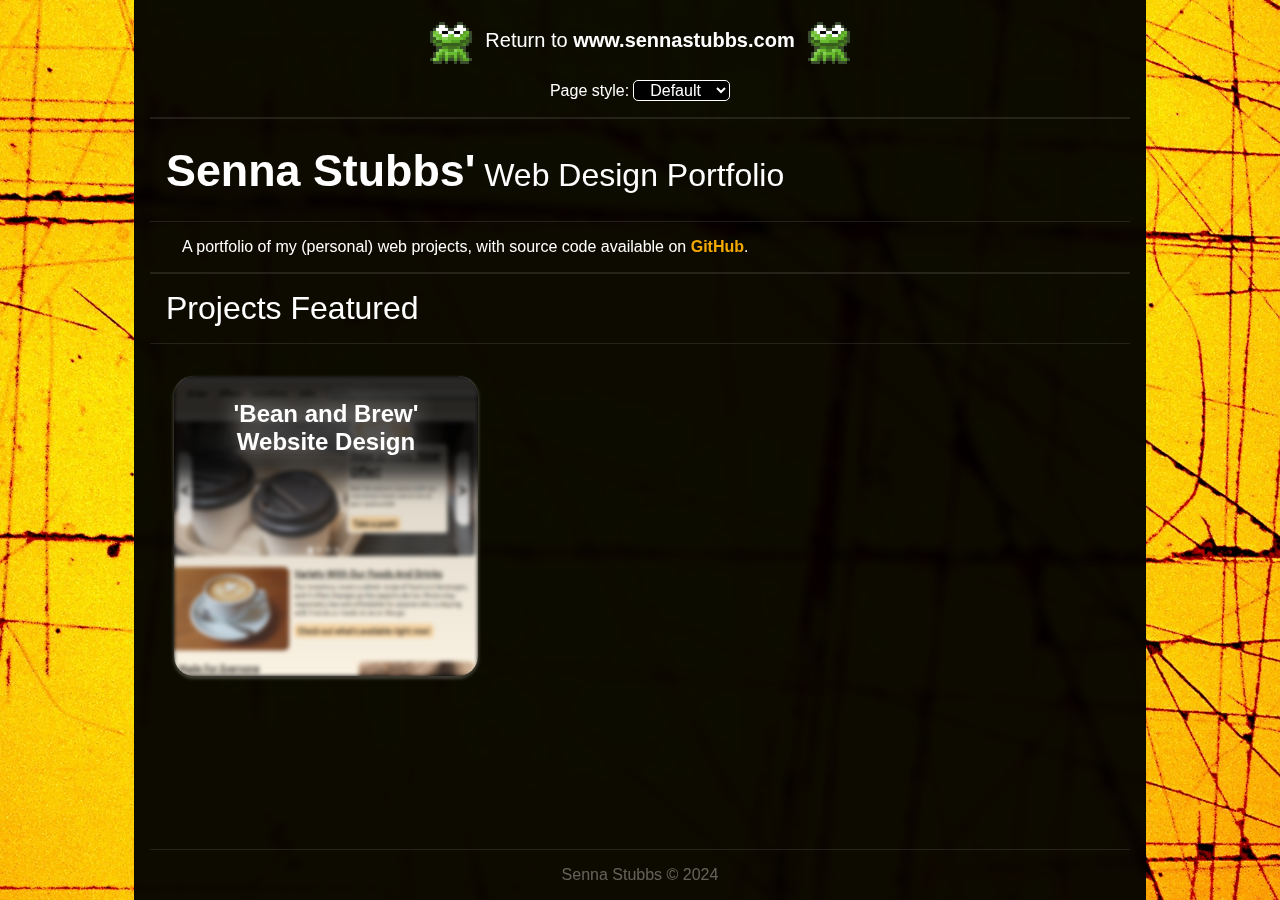
<file: index.html>
<!DOCTYPE html>
<html lang="en-GB">
    <head>
        <link rel="stylesheet" href="/main-assets/css/style.css?v=3">
        <meta charset="UTF-8">
        <meta http-equiv="X-UA-Compatible" content="IE=edge">
        <meta name="viewport" content="width=device-width, initial-scale=1">
        <title>Web Design Portfolio | Senna Stubbs</title>
        <link rel="shortcut icon" type="image/x-icon" href="/main-assets/images/favicon.ico">
        <meta property="og:title" content="Web Design Portfolio | Senna Stubbs">
        <meta property="og:locale" content="en_GB">
        <link rel="canonical" href="http://web.sennastubbs.com/">
        <meta property="og:url" content="http://web.sennastubbs.com/">
        <meta property="og:site_name" content="Web Design Portfolio | Senna Stubbs">
        <meta property="og:type" content="website">
    </head>
    <body>
        <div id="bg"></div>
        <div class="container-bg">
            <div class="container">
                <a class="return" href="https://www.sennastubbs.com">
                    <img src="/main-assets/images/return_favicon.ico">
                    <p>Return to <strong>www.sennastubbs.com</strong></p>
                    <img src="/main-assets/images/return_favicon.ico">
                </a>
                <div class="style-select">
                    <label>Page style:</label>
                    <select name="style" id="style">
                        <option value="default">Default</option>
                        <option value="winter">Winter</option>
                        <option value="easter">Easter</option>
                        <option value="spooky">Halloween</option>
                        <option value="birthday">Birthday</option>
                    </select>
                </div>
                <h1><strong>Senna Stubbs'</strong> Web Design Portfolio</h1>
                <p>A portfolio of my (personal) web projects, with source code available on <a href="https://github.com/SennaStubbs/portfolio">GitHub</a>.</p>
                <h2>Projects Featured</h2>
                <div class="project-container">
                    <a href="/bean-and-brew-design/" draggable="false">
                        <h3>'Bean and Brew' Website Design</h3>
                        <ul>
                            <li>Basic JavaScript for manual offer carousel and menu categories.</li>
                            <li>Solid visualisation for how a checkout, sign in and sign up, and offers pages could be linked to some kind of database.</li>
                            <li style="list-style-type: circle">Lacks responsiveness.</li>
                        </ul>
                        <div class="bg-image" style="background-image: url(/bean-and-brew-design/thumbnail.png);">
                            <div class="overlay" style="background-image: linear-gradient(to top, #F2E3CD, #151412);"></div>
                        </div>
                    </a>
                </div>
                <p class="copyright">Senna Stubbs © 2024</p>
            </div>
        </div>

        <!-- Script to modify CSS based on date -->
        <script src="/main-assets/js/style_change.js"></script>
    </body>
</html>
</file>
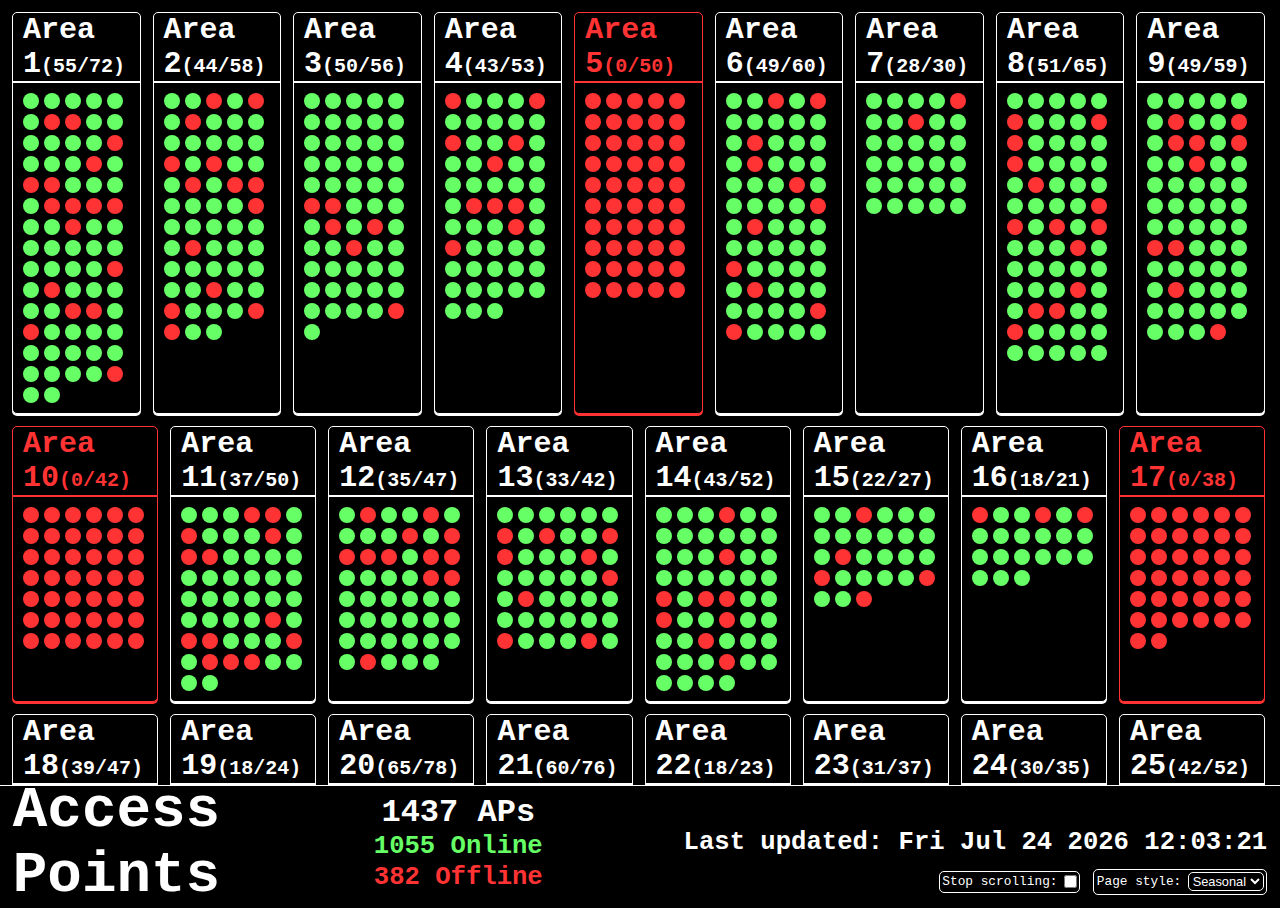
<file: ap-tracker/index.html>
<!-- SENNA STUBBS 2025 -->
<html>
    <head>
        <!-- Title page -->
        <title>Omada APs</title>
        <!-- Link CSS -->
        <link rel="stylesheet" href="/ap-tracker/website/styles.css">
    </head>

    <body>
        <!-- Main wrapper for everything above the header -->
        <main>
            <!-- Container for 'tags' -->
            <div id="tags" class="tags">
                
            </div>
        </main>
        <!-- Header -->
        <header>
            <h1>Access Points</h1>
            <!-- Access point counters -->
            <ul>
                <li class="total">{total-devices} APs</li>
                <li class="online">{online-devices} Online</li>
                <li class="offline">{offline-devices} Offline</li>
            </ul>
            <!-- When the JSON file was last updated -->
            <p id="last-updated">Last updated: {last-updated}</p>
            <!-- Customisation options -->
            <div class="options">
                <!-- Stops the auto-scrolling -->
                <div class="stop-scroll">
                    <label for="stop-scroll">Stop scrolling:</label>
                    <input type="checkbox" id="stop-scroll">
                </div>
                <!-- Page theme customisation -->
                <div class="style-select">
                    <label for="style">Page style:</label>
                    <select id="style">
                        <option value="default">Seasonal</option>
                        <option value="dark">Dark</option>
                        <option value="light">Light</option>
                        <option value="spooky">Spooky</option>
                        <option value="winter">Winter</option>
                    </select>
                </div>
            </div>
        </header>

        <!-- Tooltip when hoving an access point -->
        <!-- Changes visibility and uses IDs to update information when hoving -->
        <div id="tooltip">
            <h1 id="tt-device-name">{device-name}</h1>
            <p id="tt-device-ip">Ip: {device-ip}</p>
            <p id="tt-device-mac">MAC: {device-mac}</p>
            <p id="tt-device-model">Model: {device-model}</p>
            <p id="tt-device-uptime">Uptime: {device-uptime}</p>
        </div>

        <!-- Link JavaScript -->
        <script type="text/javascript" src="/ap-tracker/website/main.js"></script>
    </body>
</html>
</file>
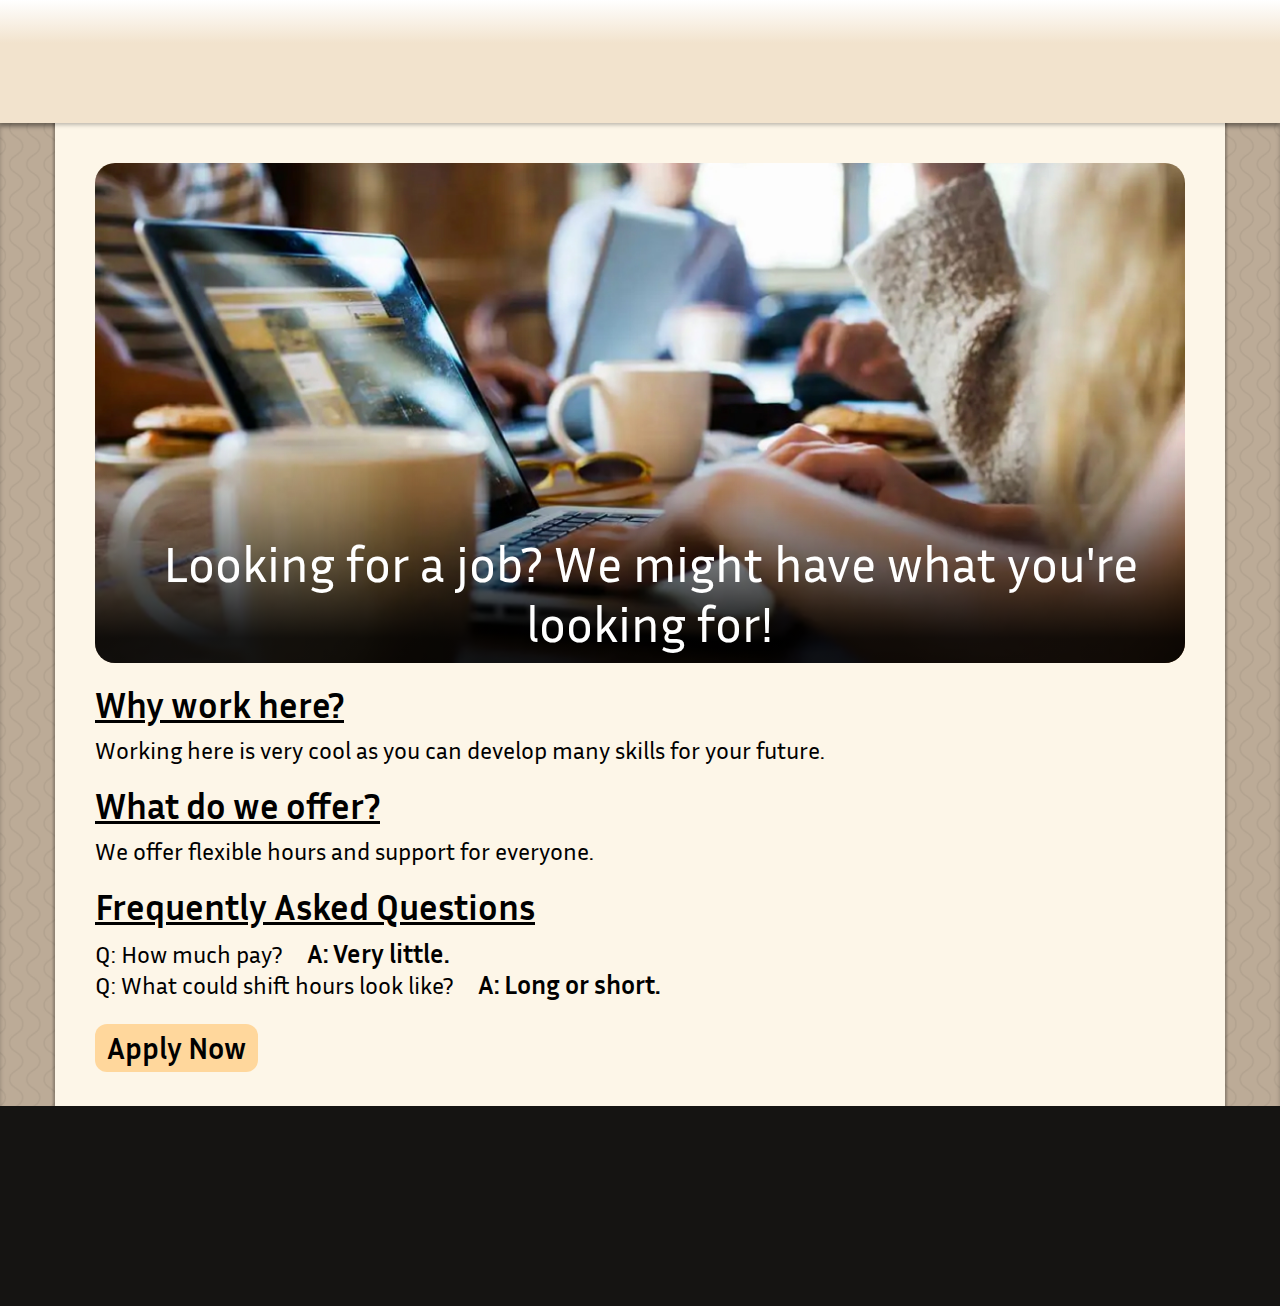
<file: bean-and-brew-design/pages/jobs.html>
<!DOCTYPE html>
<html>
    <head>
        <link rel="stylesheet" href="https://fonts.googleapis.com/css?family=Inria+Sans">
        <link rel="stylesheet" href="/bean-and-brew-design/styles.css">
        <script src="/bean-and-brew-design/scripts.js"></script>
        <title>Jobs | Bean & Brew</title>
        <link rel="icon" type="image/x-icon" href="/bean-and-brew-design/images/logo/favicon.ico">

        <!-- LOAD NAVBAR + FOOTER -->
        <script
            src="https://code.jquery.com/jquery-3.3.1.js"
            integrity="sha256-2Kok7MbOyxpgUVvAk/HJ2jigOSYS2auK4Pfzbm7uH60="
            crossorigin="anonymous">
        </script>
        <script> 
            $(function(){
                $("header").load("/bean-and-brew-design/header.html"); 
                $("footer").load("/bean-and-brew-design/footer.html"); 
            });
        </script> 
    </head>
    <body>
        <!-- NAV BAR -->
        <header></header>

        <!-- PAGE CONTENT -->
        <main>
            <div class="header-image" style="background-image: url(/bean-and-brew-design/images/jobs_header.jpg);">
                <div>
                    <p>Looking for a job? We might have what you're looking for!</p>
                </div>
            </div>
            <h2>
                Why work here?
            </h2>
            <p>
                Working here is very cool as you can develop many skills for your future.
            </p>

            <h2>
                What do we offer?
            </h2>
            <p>
                We offer flexible hours and support for everyone.
            </p>

            <h2>
                Frequently Asked Questions
            </h2>
            <p>
                Q: How much pay? <strong>A: Very little.</strong>
                <br>
                Q: What could shift hours look like? <strong>A: Long or short.</strong>
            </p>
            <br>
            <a href="#" class="apply-button">Apply Now</a>
        </main>

        <!-- FOOTER -->
        <footer></footer>
    </body>
</html>
</file>
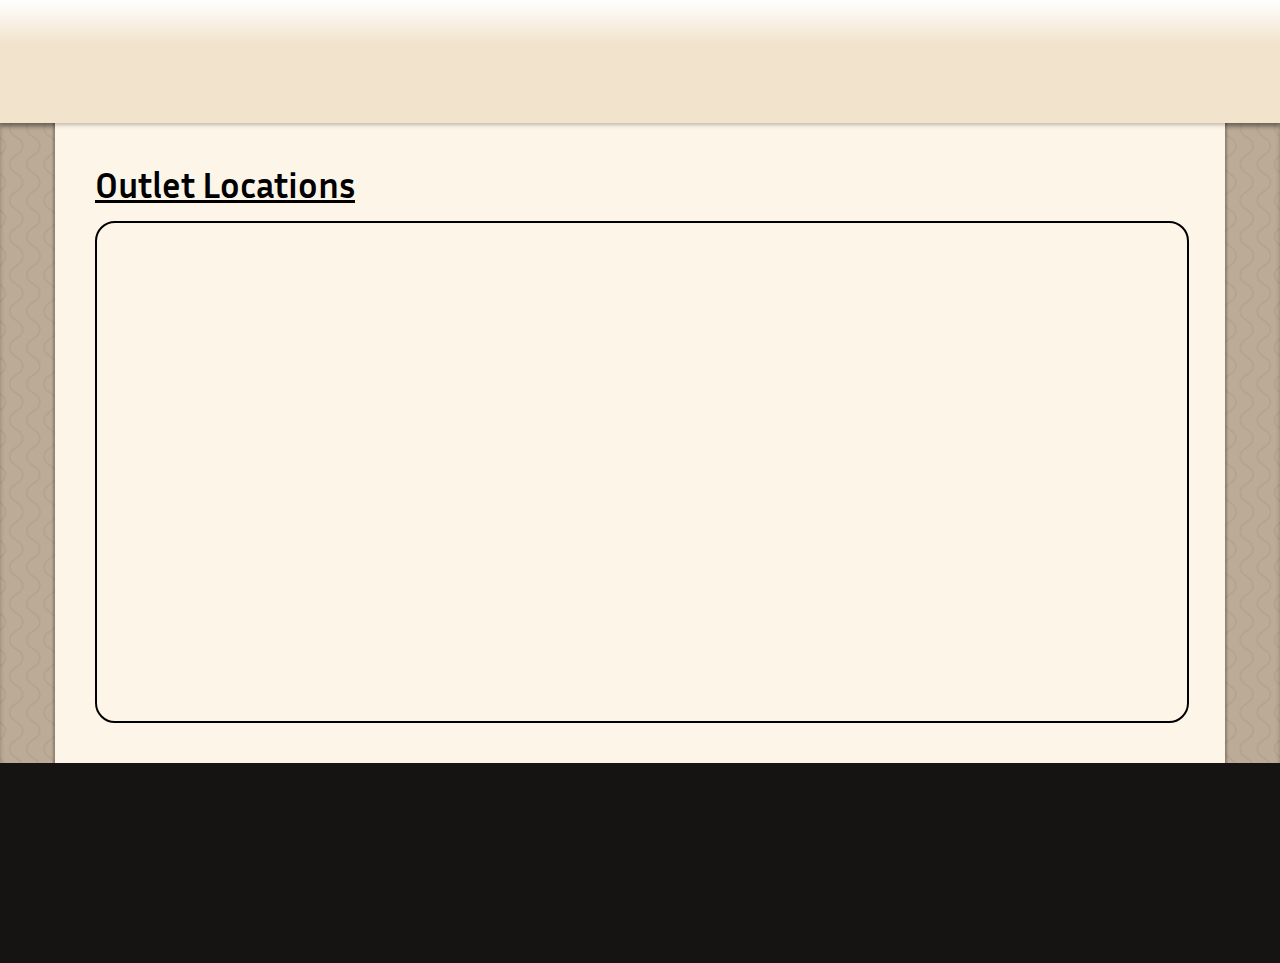
<file: bean-and-brew-design/pages/locations.html>
<!DOCTYPE html>
<html>
    <head>
        <link rel="stylesheet" href="https://fonts.googleapis.com/css?family=Inria+Sans">
        <link rel="stylesheet" href="/bean-and-brew-design/styles.css">
        <script src="/bean-and-brew-design/scripts.js"></script>
        <title>Locations | Bean & Brew</title>
        <link rel="icon" type="image/x-icon" href="/bean-and-brew-design/images/logo/favicon.ico">

        <!-- LOAD NAVBAR + FOOTER -->
        <script
            src="https://code.jquery.com/jquery-3.3.1.js"
            integrity="sha256-2Kok7MbOyxpgUVvAk/HJ2jigOSYS2auK4Pfzbm7uH60="
            crossorigin="anonymous">
        </script>
        <script> 
            $(function(){
                $("header").load("/bean-and-brew-design/header.html"); 
                $("footer").load("/bean-and-brew-design/footer.html"); 
            });
        </script> 
    </head>
    <body>
        <!-- NAV BAR -->
        <header></header>

        <!-- PAGE CONTENT -->
        <main>
            <div class="outlets">
                <h1>Outlet Locations</h1>
                <iframe src="https://www.google.com/maps/embed?pb=!1m18!1m12!1m3!1d2103.2350394975406!2d-1.8274657536392414!3d51.178867023375034!2m3!1f0!2f0!3f0!3m2!1i1024!2i768!4f13.1!3m3!1m2!1s0x4873e63b850af611%3A0x979170e2bcd3d2dd!2sStonehenge!5e0!3m2!1sen!2suk!4v1733779092105!5m2!1sen!2suk"
                    allowfullscreen="false" loading="lazy" referrerpolicy="no-referrer-when-downgrade"></iframe>
            </div>
        </main>

        <!-- FOOTER -->
        <footer></footer>
    </body>
</html>
</file>
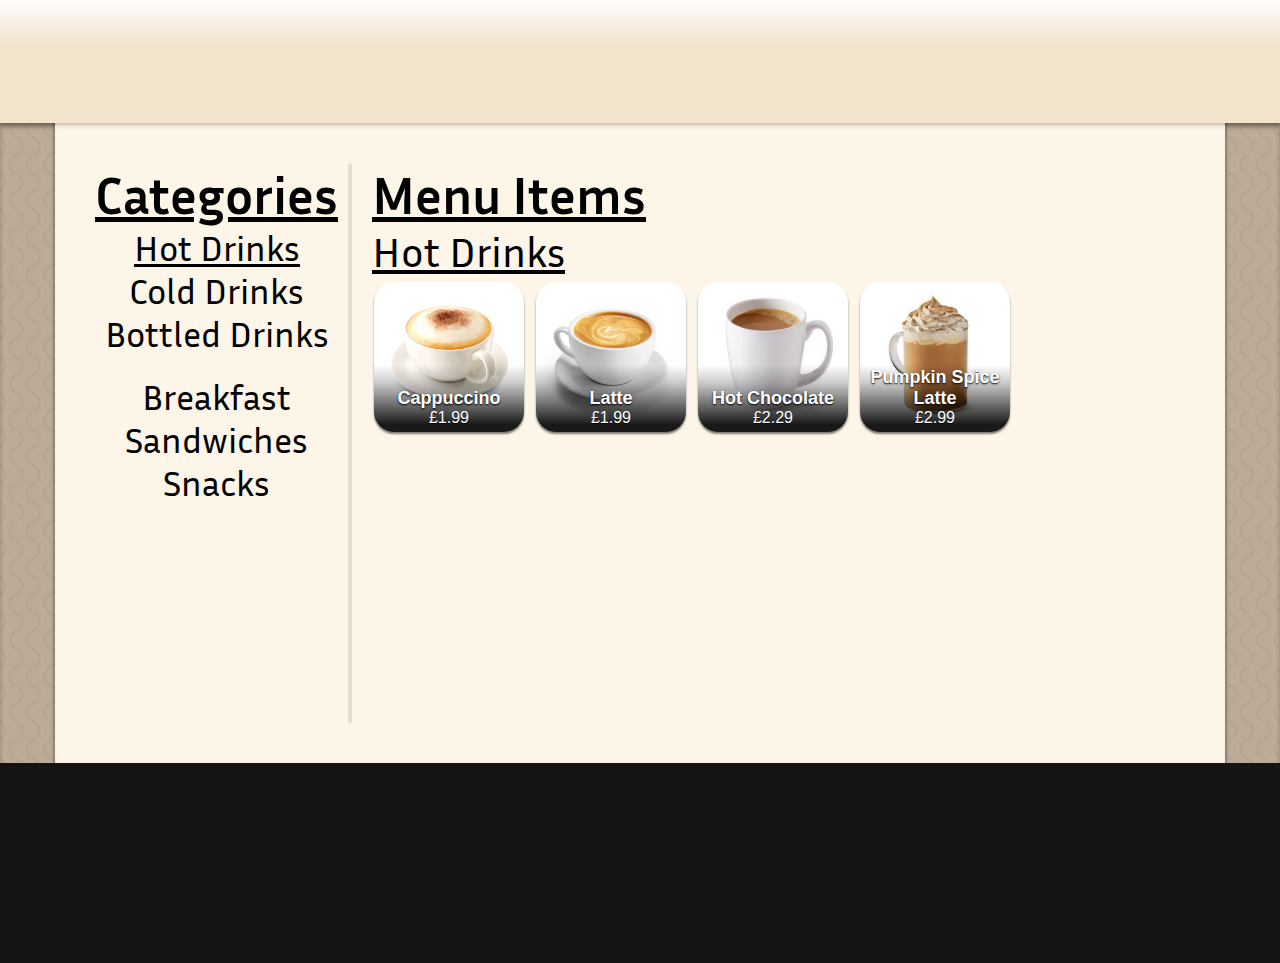
<file: bean-and-brew-design/pages/menu.html>
<!DOCTYPE html>
<html>
    <head>
        <link rel="stylesheet" href="https://fonts.googleapis.com/css?family=Inria+Sans">
        <link rel="stylesheet" href="/bean-and-brew-design/styles.css">
        <script src="/bean-and-brew-design/scripts.js"></script>
        <title>Menu | Bean & Brew</title>
        <link rel="icon" type="image/x-icon" href="/bean-and-brew-design/images/logo/favicon.ico">

        <!-- LOAD NAVBAR + FOOTER -->
        <script
            src="https://code.jquery.com/jquery-3.3.1.js"
            integrity="sha256-2Kok7MbOyxpgUVvAk/HJ2jigOSYS2auK4Pfzbm7uH60="
            crossorigin="anonymous">
        </script>
        <script> 
            $(function(){
                $("header").load("/bean-and-brew-design/header.html"); 
                $("footer").load("/bean-and-brew-design/footer.html"); 
            });
        </script> 
    </head>
    <body>
        <!-- NAV BAR -->
        <header></header>

        <!-- PAGE CONTENT -->
        <main>
            <div class="menu-container">
                <div class="menu-buttons">
                    <h1>Categories</h1>
                    <a onclick="showMenu(this.id)" id="hot-drinks" class="active"><span>Hot Drinks</span></a>
                    <a onclick="showMenu(this.id)" id="cold-drinks"><span>Cold Drinks</span></a>
                    <a onclick="showMenu(this.id)" id="bottled-drinks"><span>Bottled Drinks</span></a>
                    <br>
                    <a onclick="showMenu(this.id)" id="breakfast"><span>Breakfast</span></a>
                    <a onclick="showMenu(this.id)" id="sandwiches"><span>Sandwiches</span></a>
                    <a onclick="showMenu(this.id)" id="snacks"><span>Snacks</span></a>
                </div>
                <hr>
                <div class="menu-items">
                    <h1>Menu Items</h1>
                    <div id="hot-drinks-menu" class="menu">
                        <h2>Hot Drinks</h2>
                        <div>
                            <button style="background-image:  url('/bean-and-brew-design/images/menu/hot_drinks/cappuccino.jpg');">
                                <div class="menu-item">
                                    <h3>Cappuccino</h3>
                                    <p>£1.99</p>
                                </div>
                            </button>
                            <button style="background-image:  url('/bean-and-brew-design/images/menu/hot_drinks/latte.jpg');">
                                <div class="menu-item">
                                    <h3>Latte</h3>
                                    <p>£1.99</p>
                                </div>
                            </button>
                            <button style="background-image:  url('/bean-and-brew-design/images/menu/hot_drinks/hot_chocolate.jpg');">
                                <div class="menu-item">
                                    <h3>Hot Chocolate</h3>
                                    <p>£2.29</p>
                                </div>
                            </button>
                            <button style="background-image:  url('/bean-and-brew-design/images/menu/hot_drinks/pumpkin_spice_latte.jpg');">
                                <div class="menu-item">
                                    <h3>Pumpkin Spice Latte</h3>
                                    <p>£2.99</p>
                                </div>
                            </button>
                        </div>
                    </div>
                    <div id="cold-drinks-menu" class="menu">
                        <h2>Cold Drinks</h2>
                        <div>
                            <button style="background-image:  url('/bean-and-brew-design/images/menu/cold_drinks/lemonade.jpg');">
                                <div class="menu-item">
                                    <h3>Lemonade</h3>
                                    <p>£1.79 | 250ml</p>
                                </div>
                            </button>
                            <button style="background-image:  url('/bean-and-brew-design/images/menu/cold_drinks/milk.jpg');">
                                <div class="menu-item">
                                    <h3>Milk</h3>
                                    <p>£1.79 | 250ml</p>
                                </div>
                            </button>
                        </div>
                    </div>
                    <div id="bottled-drinks-menu" class="menu">
                        <h2>Bottled Drinks</h2>
                        <div>
                            <button style="background-image:  url('/bean-and-brew-design/images/menu/bottled_drinks/smartwater_still_600ml.jpg');">
                                <div class="menu-item">
                                    <h3>Smartwater Still</h3>
                                    <p>£1.49 | 600ml</p>
                                </div>
                            </button>
                            <button style="background-image:  url('/bean-and-brew-design/images/menu/bottled_drinks/tropicana_orange_smooth_250ml.jpg');">
                                <div class="menu-item">
                                    <h3>Tropicana Smooth Orange</h3>
                                    <p>£1.79 | 250ml</p>
                                </div>
                            </button>
                            <button style="background-image:  url('/bean-and-brew-design/images/menu/bottled_drinks/tropicana_orange_with_bits_250ml.jpg');">
                                <div class="menu-item">
                                    <h3>Tropicana Orange With Bits</h3>
                                    <p>£1.79 | 250ml</p>
                                </div>
                            </button>
                        </div>
                    </div>
                    <div id="breakfast-menu" class="menu">
                        <h2>Breakfast</h2>
                        <div>
                            <button style="background-image:  url('/bean-and-brew-design/images/Picture11.jpg');">
                                <div class="menu-item">
                                    <h3>cool item</h3>
                                    <p>£2.99</p>
                                </div>
                            </button>
                        </div>
                    </div>
                    <div id="sandwiches-menu" class="menu">
                        <h2>Sandwiches</h2>
                        <div>
                            <button style="background-image:  url('/bean-and-brew-design/images/Picture11.jpg');">
                                <div class="menu-item">
                                    <h3>cool item</h3>
                                    <p>£2.99</p>
                                </div>
                            </button>
                        </div>
                    </div>
                    <div id="snacks-menu" class="menu">
                        <h2>Snacks</h2>
                        <div>
                            <button style="background-image:  url('/bean-and-brew-design/images/menu/snacks/pumpkin_pie.jpg');">
                                <div class="menu-item">
                                    <h3>Pumpkin Pie Slice</h3>
                                    <p>£3.99</p>
                                </div>
                            </button>
                            <button style="background-image:  url('/bean-and-brew-design/images/menu/snacks/spooky_treats.jpg');">
                                <div class="menu-item">
                                    <h3>Spooky Treats</h3>
                                    <p>£2.49</p>
                                </div>
                            </button>
                            <button style="background-image:  url('/bean-and-brew-design/images/Picture11.jpg');">
                                <div class="menu-item">
                                    <h3>cool item</h3>
                                    <p>£2.99</p>
                                </div>
                            </button>
                            <button style="background-image:  url('/bean-and-brew-design/images/Picture11.jpg');">
                                <div class="menu-item">
                                    <h3>cool item</h3>
                                    <p>£2.99</p>
                                </div>
                            </button>
                            <button style="background-image:  url('/bean-and-brew-design/images/Picture11.jpg');">
                                <div class="menu-item">
                                    <h3>cool item</h3>
                                    <p>£2.99</p>
                                </div>
                            </button>
                            <button style="background-image:  url('/bean-and-brew-design/images/Picture11.jpg');">
                                <div class="menu-item">
                                    <h3>cool item</h3>
                                    <p>£2.99</p>
                                </div>
                            </button>
                            <button style="background-image:  url('/bean-and-brew-design/images/Picture11.jpg');">
                                <div class="menu-item">
                                    <h3>cool item</h3>
                                    <p>£2.99</p>
                                </div>
                            </button>
                            <button style="background-image:  url('/bean-and-brew-design/images/Picture11.jpg');">
                                <div class="menu-item">
                                    <h3>cool item</h3>
                                    <p>£2.99</p>
                                </div>
                            </button>
                            <button style="background-image:  url('/bean-and-brew-design/images/Picture11.jpg');">
                                <div class="menu-item">
                                    <h3>cool item</h3>
                                    <p>£2.99</p>
                                </div>
                            </button>
                            <button style="background-image:  url('/bean-and-brew-design/images/Picture11.jpg');">
                                <div class="menu-item">
                                    <h3>cool item</h3>
                                    <p>£2.99</p>
                                </div>
                            </button>
                            <button style="background-image:  url('/bean-and-brew-design/images/Picture11.jpg');">
                                <div class="menu-item">
                                    <h3>cool item</h3>
                                    <p>£2.99</p>
                                </div>
                            </button>
                            <button style="background-image:  url('/bean-and-brew-design/images/Picture11.jpg');">
                                <div class="menu-item">
                                    <h3>cool item</h3>
                                    <p>£2.99</p>
                                </div>
                            </button>
                            <button style="background-image:  url('/bean-and-brew-design/images/Picture11.jpg');">
                                <div class="menu-item">
                                    <h3>cool item</h3>
                                    <p>£2.99</p>
                                </div>
                            </button>
                            <button style="background-image:  url('/bean-and-brew-design/images/Picture11.jpg');">
                                <div class="menu-item">
                                    <h3>cool item</h3>
                                    <p>£2.99</p>
                                </div>
                            </button>
                            <button style="background-image:  url('/bean-and-brew-design/images/Picture11.jpg');">
                                <div class="menu-item">
                                    <h3>cool item</h3>
                                    <p>£2.99</p>
                                </div>
                            </button>
                            <button style="background-image:  url('/bean-and-brew-design/images/Picture11.jpg');">
                                <div class="menu-item">
                                    <h3>cool item</h3>
                                    <p>£2.99</p>
                                </div>
                            </button>
                            <button style="background-image:  url('/bean-and-brew-design/images/Picture11.jpg');">
                                <div class="menu-item">
                                    <h3>cool item</h3>
                                    <p>£2.99</p>
                                </div>
                            </button>
                            <button style="background-image:  url('/bean-and-brew-design/images/Picture11.jpg');">
                                <div class="menu-item">
                                    <h3>cool item</h3>
                                    <p>£2.99</p>
                                </div>
                            </button>
                            <button style="background-image:  url('/bean-and-brew-design/images/Picture11.jpg');">
                                <div class="menu-item">
                                    <h3>cool item</h3>
                                    <p>£2.99</p>
                                </div>
                            </button>
                        </div>
                    </div>
                </div>
            </div>
            <!-- INITIATES SCRIPT -->
            <script>
                showMenu(currentMenu);
            </script>
        </main>

        <!-- FOOTER -->
        <footer></footer>
    </body>
</html>
</file>
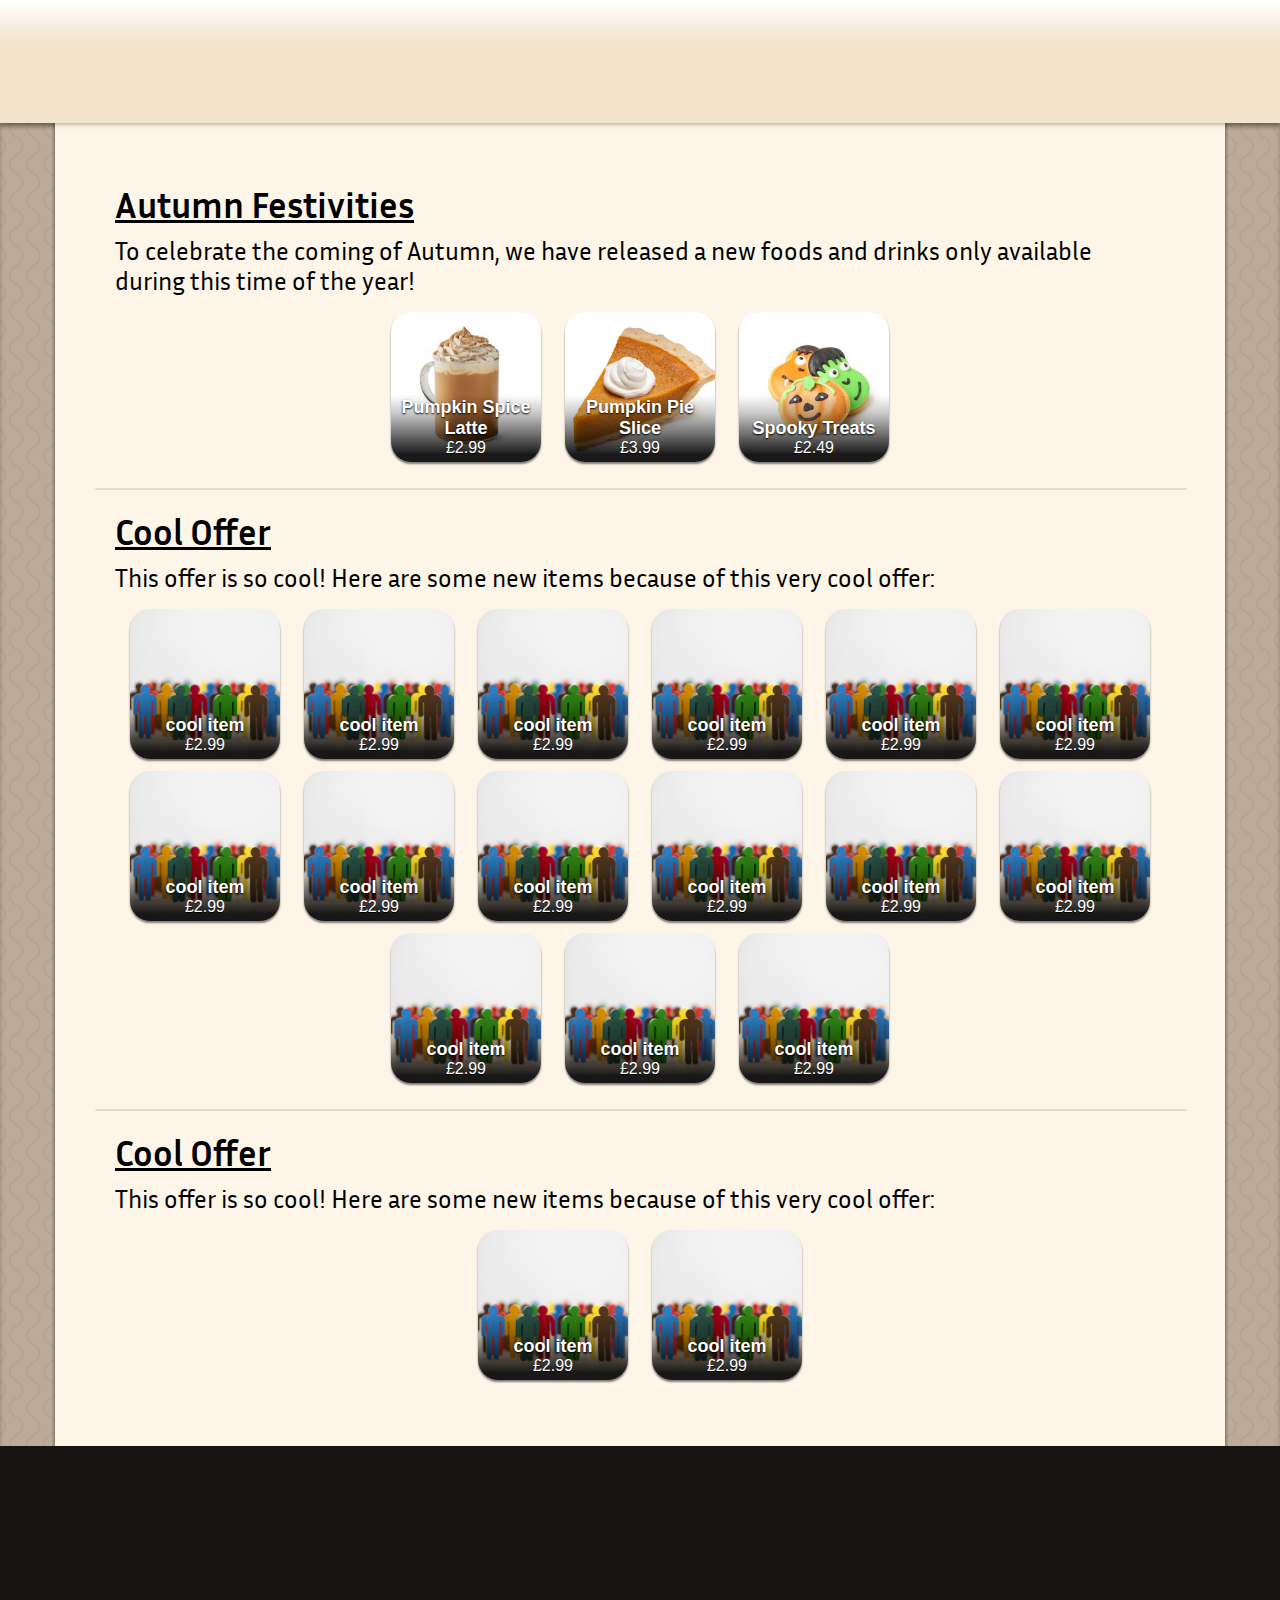
<file: bean-and-brew-design/pages/offers.html>
<!DOCTYPE html>
<html>
    <head>
        <link rel="stylesheet" href="https://fonts.googleapis.com/css?family=Inria+Sans">
        <link rel="stylesheet" href="/bean-and-brew-design/styles.css">
        <script src="/bean-and-brew-design/scripts.js"></script>
        <title>Offers | Bean & Brew</title>
        <link rel="icon" type="image/x-icon" href="/bean-and-brew-design/images/logo/favicon.ico">

        <!-- LOAD NAVBAR + FOOTER -->
        <script
            src="https://code.jquery.com/jquery-3.3.1.js"
            integrity="sha256-2Kok7MbOyxpgUVvAk/HJ2jigOSYS2auK4Pfzbm7uH60="
            crossorigin="anonymous">
        </script>
        <script> 
            $(function(){
                $("header").load("/bean-and-brew-design/header.html"); 
                $("footer").load("/bean-and-brew-design/footer.html"); 
            });
        </script> 
    </head>
    <body>
        <!-- NAV BAR -->
        <header></header>

        <!-- PAGE CONTENT -->
        <main>
            <div class="row offer">
                <div class="row-content">
                    <h1>Autumn Festivities</h1>
                    <p>
                        To celebrate the coming of Autumn, we have released a new foods and drinks only available during this time of the year!
                    </p>
                </div>
                <div class="row-items">
                    <button href="javascript:void(0)" style="background-image: url('/bean-and-brew-design/images/menu/hot_drinks/pumpkin_spice_latte.jpg');">
                        <div class="menu-item">
                            <h3>Pumpkin Spice Latte</h3>
                            <p>£2.99</p>
                        </div>
                    </button>
                    <button href="javascript:void(0)" style="background-image: url('/bean-and-brew-design/images/menu/snacks/pumpkin_pie.jpg');">
                        <div class="menu-item">
                            <h3>Pumpkin Pie Slice</h3>
                            <p>£3.99</p>
                        </div>
                    </button>
                    <button href="javascript:void(0)" style="background-image: url('/bean-and-brew-design/images/menu/snacks/spooky_treats.jpg');">
                        <div class="menu-item">
                            <h3>Spooky Treats</h3>
                            <p>£2.49</p>
                        </div>
                    </button>
                </div>
            </div>
            <hr>
            <div class="row offer">
                <div class="row-content">
                    <h1>Cool Offer</h1>
                    <p>
                        This offer is so cool! Here are some new items because of this very cool offer:
                    </p>
                </div>
                <div class="row-items">
                    <button href="javascript:void(0)" style="background-image: url('/bean-and-brew-design/images/Picture11.jpg');">
                        <div class="menu-item">
                            <h3>cool item</h3>
                            <p>£2.99</p>
                        </div>
                    </button>
                    <button href="javascript:void(0)" style="background-image: url('/bean-and-brew-design/images/Picture11.jpg');">
                        <div class="menu-item">
                            <h3>cool item</h3>
                            <p>£2.99</p>
                        </div>
                    </button>
                    <button href="javascript:void(0)" style="background-image: url('/bean-and-brew-design/images/Picture11.jpg');">
                        <div class="menu-item">
                            <h3>cool item</h3>
                            <p>£2.99</p>
                        </div>
                    </button>
                    <button href="javascript:void(0)" style="background-image: url('/bean-and-brew-design/images/Picture11.jpg');">
                        <div class="menu-item">
                            <h3>cool item</h3>
                            <p>£2.99</p>
                        </div>
                    </button>
                    <button href="javascript:void(0)" style="background-image: url('/bean-and-brew-design/images/Picture11.jpg');">
                        <div class="menu-item">
                            <h3>cool item</h3>
                            <p>£2.99</p>
                        </div>
                    </button>
                    <button href="javascript:void(0)" style="background-image: url('/bean-and-brew-design/images/Picture11.jpg');">
                        <div class="menu-item">
                            <h3>cool item</h3>
                            <p>£2.99</p>
                        </div>
                    </button>
                    <button href="javascript:void(0)" style="background-image: url('/bean-and-brew-design/images/Picture11.jpg');">
                        <div class="menu-item">
                            <h3>cool item</h3>
                            <p>£2.99</p>
                        </div>
                    </button>
                    <button href="javascript:void(0)" style="background-image: url('/bean-and-brew-design/images/Picture11.jpg');">
                        <div class="menu-item">
                            <h3>cool item</h3>
                            <p>£2.99</p>
                        </div>
                    </button>
                    <button href="javascript:void(0)" style="background-image: url('/bean-and-brew-design/images/Picture11.jpg');">
                        <div class="menu-item">
                            <h3>cool item</h3>
                            <p>£2.99</p>
                        </div>
                    </button>
                    <button href="javascript:void(0)" style="background-image: url('/bean-and-brew-design/images/Picture11.jpg');">
                        <div class="menu-item">
                            <h3>cool item</h3>
                            <p>£2.99</p>
                        </div>
                    </button>
                    <button href="javascript:void(0)" style="background-image: url('/bean-and-brew-design/images/Picture11.jpg');">
                        <div class="menu-item">
                            <h3>cool item</h3>
                            <p>£2.99</p>
                        </div>
                    </button>
                    <button href="javascript:void(0)" style="background-image: url('/bean-and-brew-design/images/Picture11.jpg');">
                        <div class="menu-item">
                            <h3>cool item</h3>
                            <p>£2.99</p>
                        </div>
                    </button>
                    <button href="javascript:void(0)" style="background-image: url('/bean-and-brew-design/images/Picture11.jpg');">
                        <div class="menu-item">
                            <h3>cool item</h3>
                            <p>£2.99</p>
                        </div>
                    </button>
                    <button href="javascript:void(0)" style="background-image: url('/bean-and-brew-design/images/Picture11.jpg');">
                        <div class="menu-item">
                            <h3>cool item</h3>
                            <p>£2.99</p>
                        </div>
                    </button>
                    <button href="javascript:void(0)" style="background-image: url('/bean-and-brew-design/images/Picture11.jpg');">
                        <div class="menu-item">
                            <h3>cool item</h3>
                            <p>£2.99</p>
                        </div>
                    </button>
                </div>
            </div>
            <hr>
            <div class="row offer">
                <div class="row-content">
                    <h1>Cool Offer</h1>
                    <p>
                        This offer is so cool! Here are some new items because of this very cool offer:
                    </p>
                </div>
                <div class="row-items">
                    <button href="javascript:void(0)" style="background-image: url('/bean-and-brew-design/images/Picture11.jpg');">
                        <div class="menu-item">
                            <h3>cool item</h3>
                            <p>£2.99</p>
                        </div>
                    </button>
                    <button href="javascript:void(0)" style="background-image: url('/bean-and-brew-design/images/Picture11.jpg');">
                        <div class="menu-item">
                            <h3>cool item</h3>
                            <p>£2.99</p>
                        </div>
                    </button>
                </div>
            </div>
        </main>
        
        <!-- FOOTER -->
        <footer></footer>
    </body>
</html>
</file>
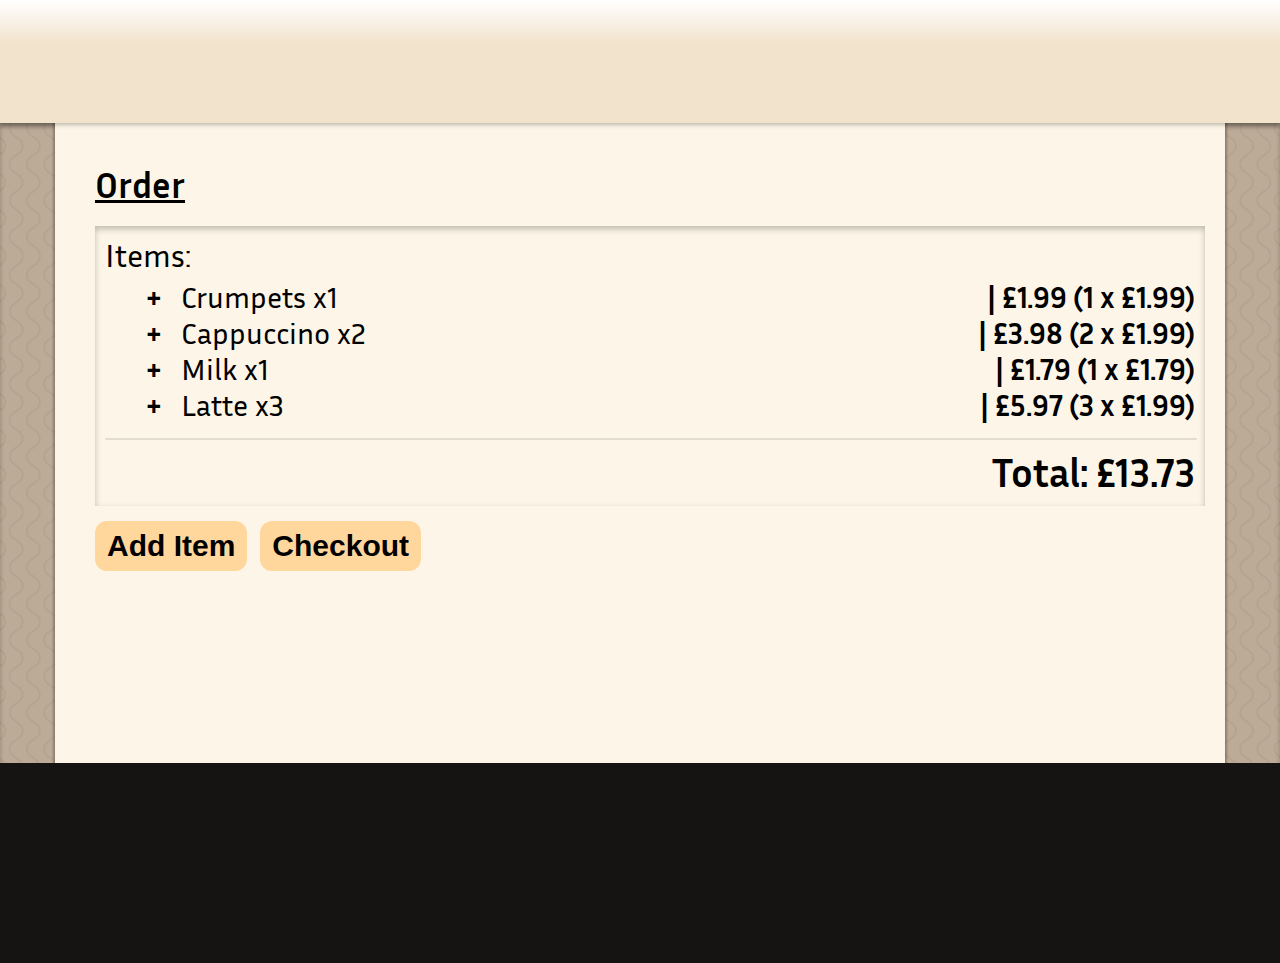
<file: bean-and-brew-design/pages/order.html>
<!DOCTYPE html>
<html>
    <head>
        <link rel="stylesheet" href="https://fonts.googleapis.com/css?family=Inria+Sans">
        <link rel="stylesheet" href="/bean-and-brew-design/styles.css">
        <script src="/bean-and-brew-design/scripts.js"></script>
        <title>Order | Bean & Brew</title>
        <link rel="icon" type="image/x-icon" href="/bean-and-brew-design/images/logo/favicon.ico">

        <!-- LOAD NAVBAR + FOOTER -->
        <script
            src="https://code.jquery.com/jquery-3.3.1.js"
            integrity="sha256-2Kok7MbOyxpgUVvAk/HJ2jigOSYS2auK4Pfzbm7uH60="
            crossorigin="anonymous">
        </script>
        <script> 
            $(function(){
                $("header").load("/bean-and-brew-design/header.html"); 
                $("footer").load("/bean-and-brew-design/footer.html"); 
            });
        </script> 
    </head>
    <body>
        <!-- NAV BAR -->
        <header></header>

        <!-- PAGE CONTENT -->
        <main>
            <h1>Order</h1>
            <div class="order-panel">
                <p>Items:</p>
                <ul>
                    <li><a>Crumpets x1</a><span class="price">| £1.99 (1 x £1.99)</span></li>
                    <li><a>Cappuccino x2</a><span class="price">| £3.98 (2 x £1.99)</span></li>
                    <li><a>Milk x1</a><span class="price">| £1.79 (1 x £1.79)</span></li>
                    <li><a>Latte x3</a><span class="price">| £5.97 (3 x £1.99)</span></li>
                </ul>
                <hr>
                <p class="total"><strong>Total: £13.73</strong></p>
            </div>
            <button class="button">Add Item</button>
            <button class="button">Checkout</button>
        </main>
        
        <!-- FOOTER -->
        <footer></footer>
    </body>
</html>
</file>
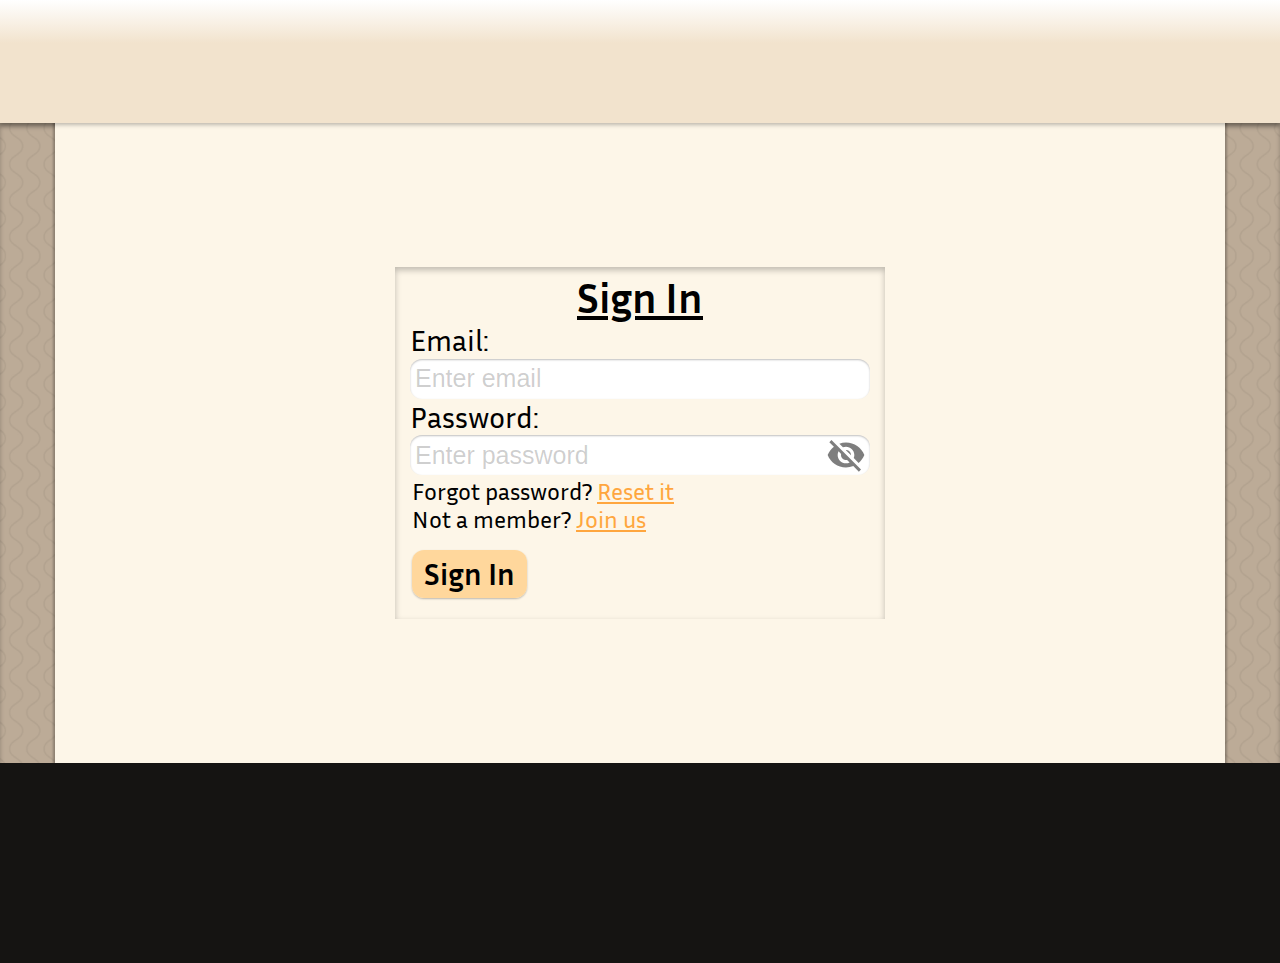
<file: bean-and-brew-design/pages/signin.html>
<!DOCTYPE html>
<html>
    <head>
        <link rel="stylesheet" href="https://fonts.googleapis.com/css?family=Inria+Sans">
        <link rel="stylesheet" href="/bean-and-brew-design/styles.css">
        <script src="/bean-and-brew-design/scripts.js"></script>
        <title>Sign In | Bean & Brew</title>
        <link rel="icon" type="image/x-icon" href="/bean-and-brew-design/images/logo/favicon.ico">

        <!-- LOAD NAVBAR + FOOTER -->
        <script
            src="https://code.jquery.com/jquery-3.3.1.js"
            integrity="sha256-2Kok7MbOyxpgUVvAk/HJ2jigOSYS2auK4Pfzbm7uH60="
            crossorigin="anonymous">
        </script>
        <script> 
            $(function(){
                $("header").load("/bean-and-brew-design/header.html"); 
                $("footer").load("/bean-and-brew-design/footer.html"); 
            });
        </script> 
    </head>
    <body>
        <!-- NAV BAR -->
        <header></header>

        <!-- PAGE CONTENT -->
        <main>
           <div class="sign-in-container">
                <div class="sign-in-panel">
                    <h1>Sign In</h1>
                    <label>Email:
                        <br>
                        <input id="email" placeholder="Enter email" type="email" autocomplete="off">
                    </label>
                    <br>
                    <label>Password:
                        <br>
                        <input id="password" placeholder="Enter password" type="password" autocomplete="off">
                        <a id="toggle-password" onclick="togglePassword()"><img src="/bean-and-brew-design/images/icons/not_visible.svg" draggable="false"></a>
                    </label>
                    <!-- INITIATES SCRIPT -->
                    <script>
                        togglePassword(hidden);
                    </script>
                    <p>
                        Forgot password? <a href="#">Reset it</a><br>
                        Not a member? <a href="/bean-and-brew-design/pages/signup.html">Join us</a>
                    </p>
                    <a href="#" class="button">Sign In</a>
                </div>
           </div>
        </main>

        <!-- FOOTER -->
        <footer></footer>
    </body>
</html>
</file>
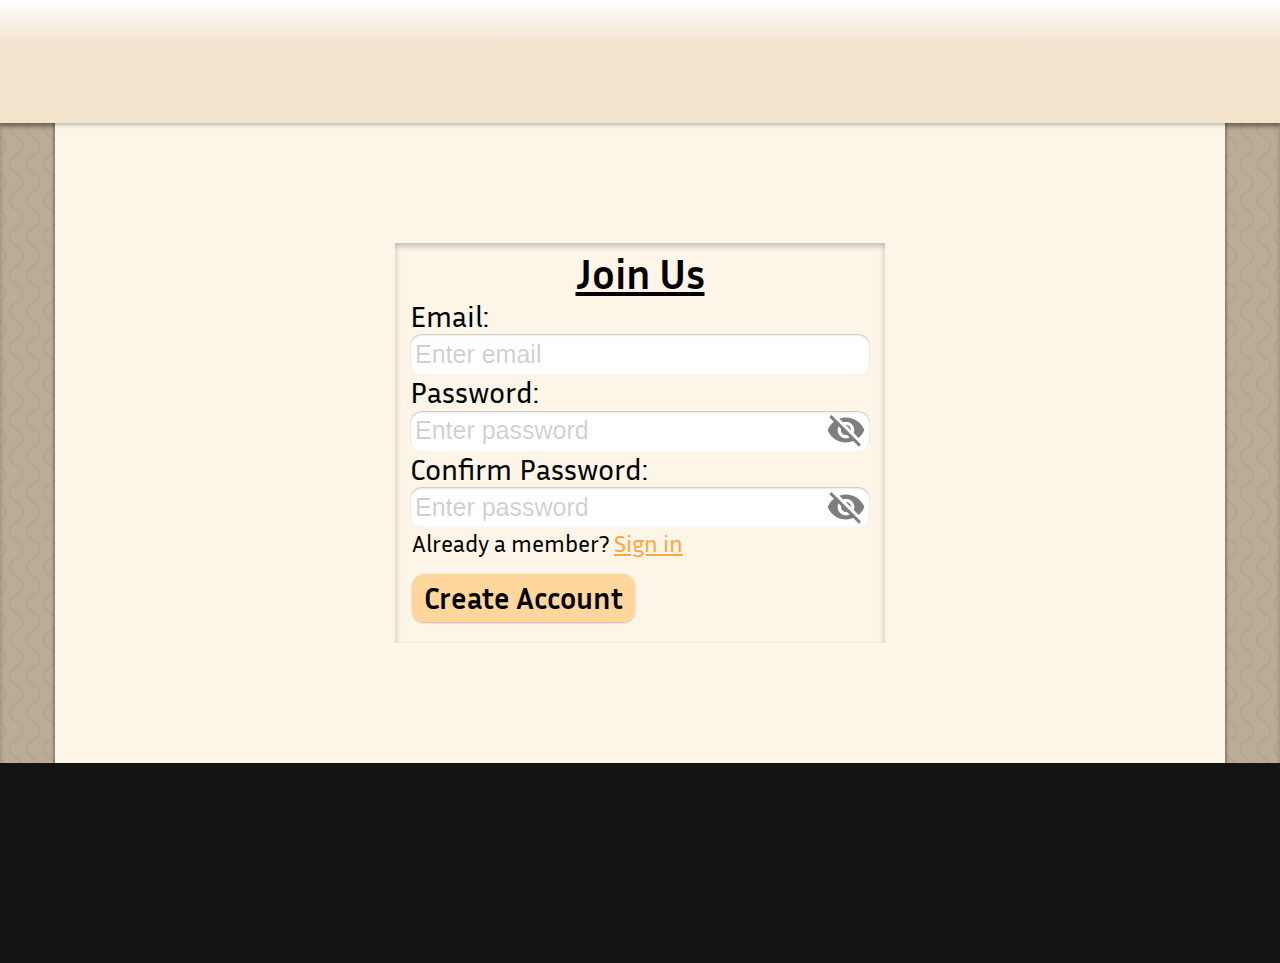
<file: bean-and-brew-design/pages/signup.html>
<!DOCTYPE html>
<html>
    <head>
        <link rel="stylesheet" href="https://fonts.googleapis.com/css?family=Inria+Sans">
        <link rel="stylesheet" href="/bean-and-brew-design/styles.css">
        <script src="/bean-and-brew-design/scripts.js"></script>
        <title>Sign Up | Bean & Brew</title>
        <link rel="icon" type="image/x-icon" href="/bean-and-brew-design/images/logo/favicon.ico">

        <!-- LOAD NAVBAR + FOOTER -->
        <script
            src="https://code.jquery.com/jquery-3.3.1.js"
            integrity="sha256-2Kok7MbOyxpgUVvAk/HJ2jigOSYS2auK4Pfzbm7uH60="
            crossorigin="anonymous">
        </script>
        <script> 
            $(function(){
                $("header").load("/bean-and-brew-design/header.html"); 
                $("footer").load("/bean-and-brew-design/footer.html"); 
            });
        </script> 
    </head>
    <body>
        <!-- NAV BAR -->
        <header></header>

        <!-- PAGE CONTENT -->
        <main>
           <div class="sign-in-container">
                <div class="sign-in-panel">
                    <h1>Join Us</h1>
                    <label>Email:
                        <br>
                        <input id="email" placeholder="Enter email" type="email" autocomplete="off">
                    </label>
                    <br>
                    <label>Password:
                        <br>
                        <input id="password" placeholder="Enter password" type="password" autocomplete="off">
                        <a id="toggle-password" onclick="togglePassword()"><img src="/bean-and-brew-design/images/icons/not_visible.svg" draggable="false"></a>
                    </label>
                    <br>
                    <label>Confirm Password:
                        <br>
                        <input id="confirm-password" placeholder="Enter password" type="password" name="off" autocomplete="off">
                        <a id="toggle-confirm-password" onclick="toggleConfirmPassword()"><img src="/bean-and-brew-design/images/icons/not_visible.svg" draggable="false"></a>
                    </label>
                    <!-- INITIATES SCRIPT -->
                    <script>
                        togglePassword(hidden);
                        toggleConfirmPassword(confirmHidden);
                    </script>
                    <p>
                        Already a member? <a href="/bean-and-brew-design/pages/signin.html">Sign in</a>
                    </p>
                    <a href="#" class="button">Create Account</a>
                </div>
           </div>
        </main>

        <!-- FOOTER -->
        <footer></footer>
    </body>
</html>
</file>
<file: main-assets/css/style.css>
/* Root variables */
:root {
    /* --background-colour: #FFF; */
    --background-filter: none;
    --container-background-colour: #000;

    --text-colour: #FFF;
    --hyperlink-default: #F4A900;
    --hyperlink-hover: #F57C00;
    --hyperlink-visited: #D52C1F;

    --project-transition-time: 0.5s;
}

/* Root variables updated based on different events */
/* Winter */
.winter {
    --background-filter: hue-rotate(160deg);
    --container-background-colour: rgb(240, 255, 255);

    --text-colour: rgb(0, 50, 70);
    --hyperlink-default: #389cff;
    --hyperlink-hover: #296cf2;
    --hyperlink-visited: #3111bf;
}

/* Easter */
.easter {
    --background-filter: invert(100%) hue-rotate(250deg) saturate(200%);
    --container-background-colour: rgb(0, 30, 0);

    --text-colour: rgb(220, 255, 180);
    --hyperlink-default: #1fc952;
    --hyperlink-hover: #0fb40f;
    --hyperlink-visited: #058d42;
}

/* Halloween */
.spooky {
    --background-filter: invert(100%) hue-rotate(140deg);
    --container-background-colour: rgb(0, 0, 0);

    --text-colour: rgb(255, 100, 120);
    --hyperlink-default: #ffffff;
    --hyperlink-hover: #ffcfdb;
    --hyperlink-visited: #dd86ff;
}

/* Birthday animations */
.birthday {
    --background-filter: hue-rotate(300deg);
    --container-background-colour: rgb(0, 0, 0);

    --text-colour: rgb(255, 255, 255);
}

.birthday .return img {
    content: url(/main-assets/images/party_favicon.ico);
}

.birthday #bg {
    animation: birthday-bg 20s linear infinite;
}

@keyframes birthday-bg {
    from {
        filter: hue-rotate(300deg);
    }
    to {
        filter: hue-rotate(660deg);
    }
}

/* Main */
html, body {
    /* background-color: var(--background-colour); */
    
    font-family: "Quicksand", sans-serif;
    font-optical-sizing: auto;
    font-weight: normal;
    font-style: normal;
    margin: 0;
    padding: 0;
    color: var(--text-colour);
    text-align: left;
}

html {
    height: 100%;
}

body {
    min-height: 100%;
    position: relative;
}

div#bg {
    position: absolute;
    top: 0;
    left: 0;
    width: 100%;
    height: 100%;

    background-image: url(/main-assets/images/google-background.jpg);
    background-repeat: no-repeat;
    background-size: cover;
    background-position: center;

    filter: var(--background-filter);
    border: none;
}

/* Text */
h1 {
    font-weight: normal;
    font-size: 2em;
    margin: 16px 0 0 0;
    padding: 0.8em 16px;
    border-top: 2px solid color-mix(in srgb, var(--text-colour), transparent 90%);
    border-bottom: 1px solid color-mix(in srgb, var(--text-colour), transparent 90%);
}

h1 strong {
    font-size: 1.4em;
}

h2 {
    font-weight: normal;
    font-size: 2em;
    margin: 0;
    padding: 16px;
    border-top: 2px solid color-mix(in srgb, var(--text-colour), transparent 90%);
    border-bottom: 1px solid color-mix(in srgb, var(--text-colour), transparent 90%);
}

p {
    padding: 0 32px;
}

/* Hyperlinks */
p a:visited {
    color: var(--hyperlink-visited);
}

p a {
    color: var(--hyperlink-default);
    text-decoration: none;
    font-weight: bold;
}

p a:hover {
    color: var(--hyperlink-hover);
}

/* Return to main page */
.return {
    display: flex;
    align-items: center;
    justify-content: center;
    gap: 10px;

    color: var(--text-colour);
    font-size: 20px;
    text-decoration: none;
    text-align: center;

    width: fit-content;
    margin: 0 auto;

    transition: transform 0.3s ease;
    -o-transition: transform var(--project-transition-time) ease;
    -webkit-transition: transform var(--project-transition-time) ease;
    -moz-transition: transform var(--project-transition-time) ease;
}

.return:hover {
    transform: scale(1.1);
    -o-transform: scale(1.1);
    -ms-transform: scale(1.1);
    -moz-transform: scale(1.1);
    -webkit-transform: scale(1.1);
}

.return p {
    margin: 0;
    padding: 0;
}

.return img {
    aspect-ratio: 1;
    width: 48px;
}

/* Page style selector */
.style-select {
    width: 100%;
    height: fit-content;
    margin: 16px 0;

    display: flex;
    justify-content: center;
    align-items: center;
}

.style-select label {
    margin-right: 0.25em;
}

.style-select select {
    color: var(--text-colour);
    font-size: 16px;
    text-align: center;

    width: min-content;
    background-color: var(--container-background-colour);

    border: 1px solid var(--text-colour);
    border-radius: 5px;
}

/* Content containers */
.container-bg {
    max-width: 1012px;
    height: max-content;
    min-height: 100%;
    margin: 0 auto;

    background-color: color-mix(in srgb, var(--container-background-colour) 95%, transparent);

    backdrop-filter: blur(5px);
    -webkit-backdrop-filter: blur(5px);
}

.container {
    max-width: 1012px;
    margin: 0 auto;
    padding: 16px 16px 16px 16px;

    min-height: calc(100vh - 32px);

    position: relative;
}

/* Copyright text */
p.copyright {
    border-top: 1px solid color-mix(in srgb, var(--text-colour), transparent 90%);
    width: calc(100% - 32px);

    margin: 0;
    padding: 1em 0;
    
    color: color-mix(in srgb, var(--text-colour), transparent 65%);;

    position: absolute;
    bottom: 0;

    text-align: center;
}

/* Project container */
.project-container {
    display: grid;
    grid-template-columns: 1fr 1fr 1fr;
    grid-auto-columns: 3;
    gap: 10px;

    padding: 32px 24px 64px 24px;
    width: fit-content;
    max-width: 100%;
}

/* Individual projects */
.project-container a {
    z-index: 1;

    background-color: black;

    width: 100%;
    height: 300px;

    overflow: hidden;
    border-radius: 20px;

    text-decoration: none;

    position: relative;

    display: flex;
    align-items: center;
    justify-content: top;
    flex-flow: column;

    box-shadow: 0px 2px 3px 1px color-mix(in srgb, var(--text-colour) 20%, transparent);
    transition: box-shadow var(--project-transition-time) ease;
    -o-transition: box-shadow var(--project-transition-time) ease;
    -webkit-transition: box-shadow var(--project-transition-time) ease;
    -moz-transition: box-shadow var(--project-transition-time) ease;
}

.project-container a:hover {
    box-shadow: 0px 2px 10px 3px color-mix(in srgb, var(--text-colour) 20%, transparent);
}

/* Project name */
.project-container a h3 {
    z-index: 0;

    color: white;
    max-width: 100%;
    padding: 1em 1.25em 0 1.25em;
    margin: 0;
    max-height: min-content;

    flex: 1;

    background-color: rgba(0, 0, 0, 0.8);
    box-shadow: 0px 0px 1em 1em rgba(0, 0, 0, 0.8);

    text-align: center;
    font-size: 24px;

    transform-origin: center center;
    transition: var(--project-transition-time) ease;
    -o-transition: var(--project-transition-time) ease;
    -webkit-transition: var(--project-transition-time) ease;
    -moz-transition: var(--project-transition-time) ease;
    text-shadow: 0px 0px 1em white;
}

.project-container a:hover h3 {
    transform: scale(1.25);
    -o-transform: scale(1.25);
    -ms-transform: scale(1.25);
    -moz-transform: scale(1.25);
    -webkit-transform: scale(1.25);
    background-color: rgba(0, 0, 0, 0.5);
    box-shadow: 0px 0px 1em 1em rgba(0, 0, 0, 0.5);
}

/* Project features */
.project-container a ul {
    z-index: 1;

    margin: 12px 48px;
    padding: 0;
    list-style: disc;
    color: transparent;
    text-align: left;

    transition: var(--project-transition-time) ease;
    -o-transition: var(--project-transition-time) ease;
    -webkit-transition: var(--project-transition-time) ease;
    -moz-transition: var(--project-transition-time) ease;
}

.project-container a:hover ul {
    margin-top: 20px;

    color: white;
}

.project-container a ul li {
    transition: text-shadow var(--project-transition-time) ease;
    -o-transition: text-shadow var(--project-transition-time) ease;
    -webkit-transition: text-shadow var(--project-transition-time) ease;
    -moz-transition: text-shadow var(--project-transition-time) ease;
}

.project-container a:hover ul li {
    text-shadow: 0px 0px 1em black;
}

/* Coloured overlay */
.project-container a .overlay {
    background-color: black;
    height: 100%;
    width: 100%;
    position: absolute;
    top: 0;
    left: 0;

    opacity: 0.2;

    transition: opacity var(--project-transition-time) ease;
    -o-transition: opacity var(--project-transition-time) ease;
    -webkit-transition: opacity var(--project-transition-time) ease;
    -moz-transition: opacity var(--project-transition-time) ease;
}

.project-container a:hover .overlay {
    opacity: 0.5;
}

/* Background image */
.project-container a .bg-image {
    z-index: -1;
    
    filter: blur(2px);
    background-color: #000;
    height: 100%;
    width: 100%;
    position: absolute;
    top: 0;
    left: 0;
    background-repeat: no-repeat;
    background-size: auto 100%;
    background-position: center;

    transition: var(--project-transition-time) ease;
    -o-transition: var(--project-transition-time) ease;
    -webkit-transition: var(--project-transition-time) ease;
    -moz-transition: var(--project-transition-time) ease;
}

.project-container a:hover .bg-image {
    filter: blur(10px);
    -webkit-filter: blur(10px);
    background-size: auto 120% ;
}
</file>
<file: ap-tracker/website/styles.css>
/* SENNA STUBBS 2025 */

/* Variables */
:root {
    --header-height: 9vw;

    /* Default (dark) theme */
    --background-colour: black;
    --base-colour: white;
    
    --online-colour: #66FF66;
    --offline-colour: #FF3333;
}

/* Themes */
.light {
    --background-colour: white;
    --base-colour: black;
    
    --online-colour: #32be32;
    --offline-colour: #bd0b0b;
}

.winter {
    --background-colour: rgb(240, 255, 255);
    --base-colour: rgb(0, 4, 24);
    
    --online-colour: rgb(80 213 255);
    /* --offline-colour: #5555FF; */
    --offline-colour: rgb(224, 22, 231);
}

.spooky {
    --background-colour: rgb(0, 0, 0);
    --base-colour: rgb(255, 125, 74);
    
    --online-colour: #ffe866;
    --offline-colour: #FF3333;
}

/* HTML */
html, body {
    background-color: var(--background-colour);
    width: 100%;
    height: 100vh;

    padding: 0;
    margin: 0;
    /* margin-bottom: var(--header-height); */

    font-family: 'Courier New', Courier, monospace;
    color: var(--base-colour);

    overflow: hidden;
}

/* Header */
header {
    display: flex;
    position: relative;
    height: var(--header-height);
    background-color: var(--background-colour);
    bottom: 0;
    width: 100%;
    /* max-height: 180px; */
    z-index: 3;
    border-top: 1px solid var(--base-colour);
    box-sizing: border-box;

    /* margin-top: 2px; */
}

/* Title */
header h1 {
    display: flex;
    align-items: center;
    margin: 0 1cqw;

    font-size: 4.5cqw;
    height: 100%;

    width: min-content;

    user-select: none;
    pointer-events: none;
}

/* Device counters */
header ul {
    display: flex;
    flex: 1;
    justify-content: space-evenly;
    align-items: center;
    flex-flow: column;

    margin: 0.5cqw;
    padding: 0;

    font-size: 2cqw;
    font-weight: bold;
    list-style: none;
}

/* Total number of devices */
header ul .total { 
    font-size: 2.5cqw;
}

/* Number of online devices */
header ul .online { 
    color: var(--online-colour)
}

/* Mumber of offline devices */
header ul .offline { 
    color: var(--offline-colour)
}

/* Last updated */
header p { 
    display: flex;
    align-items: center;
    margin: 0.5cqw 1cqw 0.5cqw 0;
    font-weight: bold;
    font-size: 2cqw;
}

/* Options */
header .options { 
    display: flex;
    align-items: center;
    gap: 1cqw;

    position: absolute;
    right: 0;
    bottom: 0;
    margin: 0.4cqw 1cqw;
}

header .options div {
    display: flex;
    align-items: center;
    gap: 0.5cqw;

    border: 1px solid var(--base-colour);
    padding: 0.2cqw;

    border-radius: 5px;
}

header .options div label {
    user-select: none;
}

/* Stop scrolling toggle */
header .stop-scroll label {
    height: 100%;

    font-size: 1cqw;
}

/* Checkbox */
header .stop-scroll input {
    margin: 0;
    height: 1cqw;
    aspect-ratio: 1;

    accent-color: var(--base-colour);
    color: red;
}

/* Style select */
header .style-select label {
    height: 100%;

    font-size: 1cqw;
}

/* Dropdown */
header .style-select select { 
    font-size: 1cqw;

    border: 1px solid var(--base-colour);
    background-color: transparent;
    color: var(--base-colour);
    border-radius: 5px;

    outline-style: none;
}

/* Options in dropdown */
header .style-select select option { 
    color: var(--base-colour);
    background-color: var(--background-colour);
}

/* Header responsiveness */
@media screen and (max-width: 1000px) {
    :root {
        --header-height: 100px;
    }

    /* Title */
    header h1 {
        margin: 0 10px;
    
        font-size: 45px;
    }
    
    /* Device counters */
    header ul { 
        flex-flow: row;
        flex: 1;
        align-items: center;
        justify-content: space-between;

        margin: 10px;
        margin-top: 15px;

        font-size: 35px;
    }
    
    /* Total number of devices */
    header ul .total { 
        font-size: 50px;
    }
    
    /* Last updated */
    header p { 
        position: absolute;
        right: 0;

        margin: 5px 10px;
        font-size: 20px;
    }

    /* Options */
    header .options {
        margin: 4px 10px;
    }

    /* Stop scrolling toggle */
    header .stop-scroll label {
        height: 100%;
    
        font-size: 15px;
    }
    
    /* Checkbox */
    header .stop-scroll input {
        height: 15px;
    }

    /* Style select */
    header .style-select label {
        font-size: 15px;
    }
    
    /* Dropdown */
    header .style-select select {
        font-size: 15px;
    }
}

@media screen and (max-width: 900px) {
    /* Title */
    header h1 { 
        position: absolute;

        width: max-content;
        height: min-content;

        margin: 5px 10px;
    
        font-size: 25px;
    }
    
    /* Device counters */
    header ul { 
        margin-top: 20px;
    }

    /* Last updated */
    header p { 
        font-size: 18px;
    }
}

@media screen and (max-width: 650px) {
    /* Title */
    header h1 {
        font-size: 16px;
    }

    /* Device counters */
    header ul {
        font-size: 25px;
    }

    /* Total number of devices */
    header ul .total { 
        font-size: 40px;
    }

    /* Last updated */
    header p { 
        font-size: 15px;
    }
}

/* Container for all tags and devices */
main {
    z-index: 5;

    display: flex;
    height: calc(100% - var(--header-height));
    width: 100%;
    max-width: 100%;
    position: relative;
    overflow: hidden;
}

/* Container for tag names */
.tags {
    position: relative;

    display: flex;
    flex-wrap: wrap;
    
    justify-content: center;
    align-content: stretch;
    gap: 12px;
    flex-direction: row;

    height: 100%;
    width: 100%;
    padding: 12px;
    box-sizing: border-box;

    margin-right: 3px;

    overflow-x: hidden;
    overflow-y: auto;
}

/* Scroll slider */
.tags::-webkit-scrollbar {
    height: 20px;
}
  
.tags::-webkit-scrollbar-track {
    background: color-mix(in srgb, var(--background-colour), var(--base-colour) 20%);
    border-radius: 100px;
}
  
.tags::-webkit-scrollbar-thumb {
    background: var(--base-colour);
    border-radius: 100px;
}

.tags::-webkit-scrollbar-thumb:hover {
    background: color-mix(in srgb, var(--base-colour), black 20%);
}

.tags::-webkit-scrollbar-thumb:active {
    background: color-mix(in srgb, var(--base-colour), black 40%);
}

.tags::-webkit-scrollbar-button:single-button {
    background-color: transparent;
    display: block;
    border-style: solid;
    height: 20px;
    width: 100%;

    border-radius: 3px;
}

/* Scroll up button */
.tags::-webkit-scrollbar-button:vertical:decrement {
    border-width: 0px 7px 14px 7px;
    border-color: transparent transparent var(--base-colour) transparent;
}

.tags::-webkit-scrollbar-button:vertical:decrement:hover {
    border-color: transparent transparent color-mix(in srgb, var(--base-colour), black 20%) transparent;
}

.tags::-webkit-scrollbar-button:vertical:decrement:active {
    border-color: transparent transparent color-mix(in srgb, var(--base-colour), black 40%) transparent;
}


/* Scroll down button */
.tags::-webkit-scrollbar-button:vertical:increment {
    border-width: 14px 7px 0px 7px;
    border-color: var(--base-colour) transparent transparent transparent;
}

.tags::-webkit-scrollbar-button:vertical:increment:hover {
    border-color: color-mix(in srgb, var(--base-colour), black 20%) transparent transparent transparent;
}

.tags::-webkit-scrollbar-button:vertical:increment:active {
    border-color: color-mix(in srgb, var(--base-colour), black 40%) transparent transparent transparent;
}

/* Individual tags */
.tag {
    display: flex;
    flex: 1 1;
    flex-direction: column;
    width: fit-content;
    height: auto;
    min-height: 100px;
    position: relative;

    background-color: var(--background-colour);
    border: 1px solid var(--base-colour);
    border-radius: 5px;

    box-shadow: 0px 2px 0px var(--base-colour);
}

/* Tag header */
.tag .header {
    flex: 1 1 1;
    flex-basis: content;
    min-width: 100px;
    min-height: 40px;
    margin: 0;
    border-bottom: 1px solid var(--base-colour);
    box-sizing: border-box;
    overflow: hidden;
    display: flex;
}

.tag .header div {
    margin: 0 10px;
    height: 100%;
    width: fit-content;
    
    font-size: 30px;
    font-weight: bold;
    align-content: center;
}

/* Counters in the tag name header */
.tag .header .counter {
    font-size: 20px;
}

/* Devices container in the tag */
.devices {
    display: flex;
    height: 100%;
    flex: 1;
    position: relative;
    flex-wrap: wrap;
    padding: 10px;
    justify-content: left;
    align-content: flex-start;
    gap: 5px;
    border-top: 1px solid var(--base-colour);
    box-sizing: content-box;
    overflow: hidden;
}

/* Individual devices in a tag */
.device {
    width: 16px;
    height: 16px;
    max-width: 20px;
    max-height: 20px;
    background-color: var(--base-colour);
    border: 0;
    box-sizing: border-box;
    border-radius: 100%;
    position: relative;
}

/* Tooltip */
#tooltip {
    z-index: 100;

    display: none;

    position: absolute;
    top: 0;
    left: 0;


    background-color: var(--background-colour);

    width: max-content;
    height: max-content;

    border: 1px solid var(--base-colour);
    border-radius: 5px;
    box-sizing: border-box;

    box-shadow: 0px 2px 0px var(--base-colour);

    user-select: none;
    pointer-events: none;
}

/* Device name */
#tooltip h1 {
    width: 100%;
    margin: 0;
    padding: 0 5px;

    border-bottom: 2px solid var(--base-colour);
    box-sizing: border-box;
}

/* Device data */
#tooltip p {
    width: 100%;
    margin: 3px;
}

/* Online visuals */
/* Devices */
.device.online {
    background-color: var(--online-colour);
    border: 0;
}

/* Tooltip */
#tooltip.online {
    border-color: var(--online-colour);
    box-shadow: 0px 2px 0px var(--online-colour);
    color: var(--online-colour);
}

#tooltip.online h1 {
    border-color: var(--online-colour);
}

/* Offline visuals */
/* Devices */
.device.offline {
    background-color: var(--offline-colour);
    border: 0;
}

/* Tags */
.tag.offline {
    border-color: var(--offline-colour);
    box-shadow: 0px 2px 0px var(--offline-colour);
    color: var(--offline-colour);
}

.tag.offline .header {
    border-color: 1px solid var(--offline-colour);
}

.tag.offline .devices {
    border-color: 1px solid var(--offline-colour);
}

/* Tooltip */
#tooltip.offline {
    border-color: var(--offline-colour);
    box-shadow: 0px 2px 0px var(--offline-colour);
    color: var(--offline-colour);
}

#tooltip.offline h1 {
    border-color: var(--offline-colour);
}

/* Hide uptime for offline devices */
#tooltip.offline #tt-device-uptime {
    display: none;
}
</file>
<file: bean-and-brew-design/styles.css>
:root {
    --min-page-height: calc(560px);

    --divider-color: rgba(0, 0, 0, 0.1);
    --navbar-text-color: black;

    --footer-text-color: white;
}

body {
    background-color: #BCAB97;
    background-image: url("images/bg-image.png");
    background-blend-mode: multiply;
    background-repeat: repeat;
    box-shadow: 0px 4px 4px rgba(0, 0, 0, 0.25) inset;

    font-family: 'Inria Sans', sans-serif;
    margin: 0;
    padding: 0;
    height: 100%;
}

/* NAV BAR */
header {
    background-image: linear-gradient(to bottom,#FFF,#F2E3CD 35%);
    width: 100%;
    height: 123px;
    position: fixed;
    top: 0;
    left: 0;
    right: 0;
    box-shadow: 0px 2px 4px rgba(0, 0, 0, 0.25);
    z-index: 3;
}

div.nav-bar {
    align-items: center;
    display: flex;
    height: 100%;
}

.logo {
    position: relative;
    margin: 0px 25px 0px 60px;
    background-color: #FFF;
    border-radius: 100px;
    height: 110px;
    width: 110px;
    display: flex;
    align-items: center;
    justify-content: center;
    border: 3px solid black;
}

.logo img {
    height: 85px;
    width: 85px;
    margin: 12.5px;
}

.nav-bar ul {
    list-style-type: none;
    margin: 0;
    padding: 0;
    align-items: center;
    justify-content: left;
    height: 100%;
    width: max-content;
    display: flex;
}

.nav-bar li {
    float: left;
    
}

.nav-bar ul.sign-in-header {
    list-style-type: none;
    margin: auto 72.5px auto 20px;
    padding: 0;
    align-items: center;
    justify-content: center;
    height: 100%;
    display: flex;
    width: min-content;
    flex-direction: column;
}

.nav-bar ul.sign-in-header li {
    width: min-content;
    margin: 5px 0px;
}

.nav-bar ul.sign-in-header a {
    display: block;
    border-radius: 30px;
    border: 2px solid black;
    padding: 2px 0px;
    width: 140px;
    text-align: center;
    transition: background-color .1s ease-out;
}

#signin {
    background-color: white;
    color: black;
}

#signin:hover {
    background-color: rgb(220, 220, 220);
}

#signup {
    background-color: black;
    color: white;
}

#signup:hover {
    background-color: rgb(50, 50, 50)
}

    /* search bar */
.search-bar {
    display: flex;
    background-color: white;
    height: 40px;
    flex-grow: 1;
    border-radius: 20px;
    position: relative;
}

.search-bar input {
    border-radius: 20px;
    border: 2px solid black;
    padding: 0px 45px 0px 10px;
    font-size: 20px;
    width: 100%;
}

.search-bar a {
    position: absolute;
    width: 35px;
    height: 100%;
    right: 10px;
}

.search-bar a img {
    width: 100%;
    height: 100%;
}

    /* dividers */
.nav-bar hr {
    height: 60px;
    width: 0px;
    border: 1px solid var(--divider-color);
    border-radius: 5px;
    margin: 0px 20px;
}

.nav-bar hr.big-divider {
    height: 80px;
    width: 0px;
    border: 2px solid var(--divider-color);
    border-radius: 5px;
    margin: 0px 20px 0px 0px;
}

    /* text */
.nav-bar li a {
    font-size: 30px;
    font-weight: bold;
    color: var(--navbar-text-color);
    text-decoration: none;
}

.nav-bar li a span {
    display: inline-block;
    position: relative;
}

.nav-bar li a span:after {
    content: '';
    position: absolute;
    width: 100%;
    transform: scaleX(0);
    height: 3px;
    bottom: 2px;
    left: 0px;
    background-color: var(--navbar-text-color);
    transform-origin: bottom left;
    transition: transform 0.1s ease-out;
}

.nav-bar li a span:hover:after {
     transform: scaleX(1);
}

.nav-bar .current-tab a span {
    text-decoration: underline 3px black;
    text-underline-offset: 3px;
}

.nav-bar .current-tab a span:after {
    width: 0%;
}

/* PAGE BACKGROUND */

.content-bg {
    display: block;
    margin: 123px 0px 0px 0px;
    background-color: #BCAB97;
    box-shadow: 0px 4px 4px rgba(0, 0, 0, 0.25) inset;
    height: 840px;
}

.content-bg-image {
    background-blend-mode: multiply;
    position: fixed;
}

/* GENERAL PAGE CONTENT */
main {
    display: block;
    margin: 123px auto 0px auto;
    padding: 40px 40px 40px 40px;
    background-color: #FDF6E8;
    min-height: var(--min-page-height);
    height: 100%;
    width: 1090px;
    box-shadow: 0px 0px 2px 2px rgba(0, 0, 0, 0.25);
    position: relative;
}

main h1 {
    font-size: 36px;
    text-decoration: underline;
    margin: 0px;
}

main h2 {
    font-size: 36px;
    text-decoration: underline;
    margin: 20px 0px 0px 0px;
}

main p {
    font-size: 24px;
    margin: 10px 0px;
}

main strong {
    font-size: 26px;
    margin: 0px 0px 0px 20px;
}

main hr {
    height: 0px;
    width: 100%;
    border: 1px solid var(--divider-color);
    border-radius: 5px;
    margin: 0px 0px;
}

.button {
    text-decoration: none;
    color: black;
    margin: 15px 10px 15px 0px;
    line-height: 50px;
    font-size: 30px;
    font-weight: 700;
    background-color: #FFD79C;
    padding: 0px 12px;
    border-radius: 12px;
    cursor: pointer;
    border: 0;

    transition: background-color .1s;
}

.button:hover {
    background-color: #edc187;
}

/* HOME PAGE */

.offer-slideshow {
    display: block;
    position: relative;
    background-color: white;
    background-position-y: center;
    height: 485px;
    width: 100%;
    border-radius: 12px;
    overflow: hidden;
    z-index: 1;
}

.offer-slides {
    display: flex;
    justify-content: center;
    align-items: center;
    width: 100%;
    height: 100%;
    position: relative;
}

.offer-slide img {
    width: 100%;
    height: auto;
    position: relative;
}

.offer-content {
    display: flex;
    flex-direction: column;
    flex-grow: 1;
    width: 360px;
    height: 320px;
    position: absolute;
    margin: auto;
    top: 0;
    bottom: 0;
    right: 100px;
    background-color: #FDF6E8;
    border-radius: 12px;
}

.offer-content h1 {
    margin: 10px;
    text-decoration: underline;
    font-size: 45px;
}

.offer-content p {
    margin: 10px;
    font-size: 22px;
    flex-grow: 1;
}

.offer-content a {
    text-decoration: none;
    color: black;
    margin: 10px auto 10px 10px;
    font-size: 30px;
    font-weight: 700;
    background-color: #FFD79C;
    padding: 6px 12px;
    border-radius: 12px;
    transition: background-color .1s;
}

.offer-content a:hover {
    background-color: #edc187;
}

.offer-button {
    /* position: absolute;
    height: 185px;
    width: 60px;
    margin: 150px 20px 150px 1010px; */
    position: absolute;
    height: 265px;
    width: 50px;
    margin: 110px 0px;
    cursor: pointer;

    background-color: rgba(255, 255, 255, 0.9);
    transition: background-color 0.1s linear;
    display: flex;
    align-items: center;
    color: rgba(0, 0, 0, 0.8);

    user-select: none;
    z-index: 2;
}

.offer-button:hover {
    background-color: rgba(255, 255, 255, 1);
}

.offer-button span {
    font-weight: bold;
    font-size: 60px;
    transform: scaleY(1.5);
    text-decoration: none;
    text-align: center;
    width: 100%;
}

.offer-left {
    left: 20px;
    border-top-left-radius: 16px;
    border-bottom-left-radius: 16px;
    border-top-right-radius: 30px;
    border-bottom-right-radius: 30px;
}

.offer-right {
    right: 20px;
    border-top-left-radius: 30px;
    border-bottom-left-radius: 30px;
    border-top-right-radius: 16px;
    border-bottom-right-radius: 16px;
}

.offer-dots {
    display: flex;
    justify-content: center;
    align-items: center;
    position: absolute;
    width: 100%;
    height: 25px;
    bottom: 10px;
    left: 0px;
    right: 0px;
    z-index: 2;
}

.offer-dot {
    display: inline-block;
    position: relative;
    width: 20px;
    height: 20px;
    background-color: rgba(255, 255, 255, 0.5);
    border-radius: 50%;
    margin: 0px 6px;
    transition: background-color 0.1s linear;
    border: 0;
    padding: 0;
    cursor: pointer;
}

.offer-dot:hover {
    position:relative;
    background-color: rgba(255, 255, 255, 0.8);
}

.offer-current, .offer-current:hover {
    position:relative;
    background-color: rgba(255, 255, 255, 1);
}

.offer-dot:after {
    content: '';
    position: absolute;
    width: 100%;
    transform: scaleX(0);
    height: 3px;
    bottom: -5px;
    left: 0px;
    background-color: white;
    border-radius: 3px;
    transform-origin: bottom center;
    transition: transform 0.1s ease-out;
}

.offer-dot:hover:after {
     transform: scaleX(1);
}

.offer-current:after {
    content: '';
    position: absolute;
    width: 100%;
    transform: scaleX(1);
    height: 3px;
    bottom: -5px;
    left: 0px;
    background-color: white;
    border-radius: 3px;
}

.row {
    display: flex;
    width: 100%;
    height: 300px;
    margin: 40px 0px;
    flex-grow: 1;
}

.offer {
    flex-direction: column;
    min-height: 200px;
    height: auto;
    margin: 20px 0px;
}

.row-img {
    display: flex;
    justify-content: center;
    align-items: center;
    min-width: 420px;
    max-width: 420px;
    height: 100%;
    position: relative;
    overflow:hidden;
    border-radius: 20px;
}

.row-img img {
    width: auto;
    height: 100%;
}

.row-content {
    display: flex;
    flex-direction: column;
    margin: 0px 20px;
    width: auto;
}

.row-content p {
    font-size: 25px;
    margin: 10px 0px;
}

.row-content a {
    text-decoration: none;
    color: black;
    margin: 15px auto 5px 0px;
    line-height: 50px;
    font-size: 30px;
    font-weight: 700;
    background-color: #FFD79C;
    padding: 0px 12px;
    border-radius: 12px;
    
    transition: background-color .1s;
}

.row-content a:hover {
    background-color: #edc187;
}

.row-items {
    display: flex;
    margin: 0px 20px;
    flex-grow: 1;
    min-height: 150px;
    justify-content: center;
    flex-wrap: wrap;
}

/* MENU PAGE */
.menu-container {
    display: flex;
    width: 100%;
    min-height: var(--min-page-height);
    position: relative;
    
}

.menu-container hr {
    display: block;
    width: 0px;
    min-height: 100%;
    height: auto;
    margin: 0px 10px;
    border: 2px solid var(--divider-color);
    border-radius: 5px;
}

.menu-buttons {
    /*width: 300px;*/
    display: flex;
    flex-flow: column;
    height: min-content;
}

.menu-buttons h1 {
    width: 100%;
    text-align: center;
    font-size: 52px;
    margin: 0px;
    padding: 0px 0px;
    text-decoration: underline;
}

.menu-buttons a {
    width: 100%;
    text-align: center;
    font-size: 36px;
    text-decoration: none;
    color: black;
    cursor: pointer;
}

.menu-buttons a span {
    display: inline-block;
    position: relative;
}

.menu-buttons a span:after {
    content: '';
    position: absolute;
    width: 100%;
    transform: scaleX(0);
    height: 3px;
    bottom: 2px;
    left: 0px;
    background-color: var(--navbar-text-color);
    transform-origin: bottom center;
    transition: transform 0.1s ease-out;
}

.menu-buttons a.active span:after {
    transform: scaleX(1)
}

.menu-buttons a span:hover:after {
    transform: scaleX(1);
}

.menu-items {
    flex-grow: 1;
    height: max-content;
}

.menu-items h1 {
    width: 100%;
    text-align: left;
    font-size: 52px;
    margin: 0px;
    padding: 0px 10px;
    text-decoration: underline;
}

.menu-items h2 {
    width: 100%;
    text-align: left;
    font-size: 42px;
    font-weight: normal;
    margin: 10px 0px;
    padding: 0px 10px;
    text-decoration: underline;
    line-height: 30px;
}

.menu div {
    display: flex;
    flex-direction: row;
    flex-wrap: wrap;
    width: 100%;
    max-width: 100%;
    justify-content: left;
    margin: 0px 0px 0px 6px;
}

.menu div button {
    display: flex;
    width: 150px;
    height: 150px;
    margin: 6px;
    border-radius: 20px;
    overflow: hidden;
    position: relative;
    justify-content: center;
    background-position: center center;
    background-size: cover;
    box-shadow: 0px 2px 2px rgba(0, 0, 0, 0.5);
    flex-direction: column;
    text-align: center;
    text-decoration: none;
    color: white;
    background-color: white;
    padding: 0;
    border: 0;
    cursor: pointer;
}

div.menu-item {
    display: flex;
    flex-direction: column;
    justify-content: center;
    margin: 0;
    padding: 0;
    width: 100%;
    height: 100%;
    background-color: transparent;
    background-image: linear-gradient(to top, rgba(0, 0, 0, .9) 5%, rgba(0, 0, 0, 0.2) 33%, rgba(0, 0, 0, 0) 45%);
}

div.menu-item:hover {
    background-image: linear-gradient(to top, rgba(0, 0, 0, 1) 5%, rgba(0, 0, 0, 0.1) 45%);
}

div.menu-item h3 {
    margin-top: auto;
    margin-bottom: 0;;
    font-size: 18px;
    text-shadow: 0px 1px 2px black;
}

div.menu-item p {
    margin: 0;
    margin-bottom: 5px;
    text-shadow: 0px 1px black;
    font-size: 16px;
}

/* ORDER PAGE */
.order-panel {
    width: 100%;
    min-height: 200px;
    height: min-content;
    box-shadow: 0px 3px 6px rgba(0, 0, 0, .25) inset;
    padding: 10px 10px 66px 10px;
    margin-top: 20px;
    position: relative;
}

.order-panel p, .order-panel strong {
    margin: 0px;
    font-size: 32px;
}

p.total {
    position: absolute;
    bottom: 10px;
    text-align: right;
    width: calc(100% - 20px);
}

p.total strong {
    font-size: 40px;
}

.order-panel ul {
    list-style-type: "+   ";
    margin: 5px 0px 15px 36px;
    font-size: 30px;
}

.order-panel li::marker {
    font-weight: bold;
}

.order-panel li a {
    cursor: pointer;
}

.order-panel li a:hover {
    text-decoration: line-through;
    color: red;
}

.order-panel .price {
    font-weight: bold;
    float: right;
}

/* OFFERS PAGE */
.row-items button {
    display: flex;
    width: 150px;
    height: 150px;
    margin: 6px 12px;
    border-radius: 20px;
    overflow: hidden;
    position: relative;
    justify-content: center;
    background-position: center center;
    background-size: cover;
    box-shadow: 0px 2px 2px rgba(0, 0, 0, 0.5);
    flex-direction: column;
    text-align: center;
    text-decoration: none;
    color: white;
    background-color: white;
    padding: 0;
    border: 0;
    cursor: pointer;
}

/* OUTLET LOCATIONS PAGE */
.outlets {
    display: flex;
    flex-direction: column;
    width: 100%;
    height: var(--min-page-height);
}

.outlets iframe {
    margin-top: 15px;
    width: 100%;
    flex-grow: 1;
    border-radius: 20px;
    border: solid 2px black;
}

/* JOBS PAGE */

.header-image {
    width: 100%;
    height: 500px;
    border-radius: 20px;
    overflow: hidden;
    background-size: cover;
    background-position-y: center;
}

.header-image div {
    width: 100%;
    height: 100%;
    background-image: linear-gradient(to top, rgba(0, 0, 0, .9) 5%, rgba(0, 0, 0, 0.2) 33%, rgba(0, 0, 0, 0) 45%);;
    border: 0;
    position: relative;
}

.header-image div p {
    color: white;
    width: 100%;
    margin: 10px;
    text-align: center;
    font-size: 50px;
    position: absolute;
    bottom: 0;
}

.apply-button {
    text-decoration: none;
    color: black;
    margin: 10px 0px;
    font-size: 30px;
    font-weight: 700;
    background-color: #FFD79C;
    padding: 6px 12px;
    border-radius: 12px;
    transition: background-color .1s;
}

.apply-button:hover {
    background-color: #edc187;
}

/* SIGN IN PAGE */
.sign-in-container {
    display: flex;
    margin: 0;
    width: 100%;
    height: var(--min-page-height);
}

.sign-in-panel {
    width: 460px;
    height: fit-content;
    margin: auto;
    padding: 5px 15px 20px 15px;
    box-shadow: 0px 3px 6px rgba(0, 0, 0, .25) inset;
}

.sign-in-panel h1 {
    width: 100%;
    font-size: 42px;
    text-decoration: underline;
    text-align: center;
}

.sign-in-panel label {
    position: relative;
    font-size: 30px;
}

.sign-in-panel input {
    width: calc(100% - 10px);
    height: 40px;
    font-size: 25px;
    border-radius: 12px;
    border: 0;
    box-shadow: 0px 1px 2px rgba(0, 0, 0, .25) inset;
    padding: 0px 5px;
}

.sign-in-panel input::placeholder {
    color: rgba(0, 0, 0, .2)
}

.sign-in-panel label a {
    position: absolute;
    width: 40px;
    height: 40px;
    right: 4px;
    bottom: -4px;
    cursor: default;
}

.sign-in-panel label a img {
    width: 100%;
    height: 100%;
    opacity: 0.5;
}

.sign-in-panel label a img:hover {
    opacity: 0.8;
}

.sign-in-panel label a img:active {
    opacity: 1;
}

.sign-in-panel p {
    margin: 2px 0px 16px 2px;
}

.sign-in-panel p a {
    color: #FFA63E;
}

.sign-in-panel p a:hover {
    color: #ff8b3e;
}

.sign-in-panel p a:active {
    color: #ff3e3e;
}

.sign-in-panel a.button {
    text-decoration: none;
    color: black;
    font-size: 30px;
    font-weight: 700;
    background-color: #FFD79C;
    padding: 6px 12px;
    border-radius: 12px;
    transition: background-color .1s;
    box-shadow: 0px 1px 2px rgba(0, 0, 0, .25);
    margin-left: 2px;
}

.sign-in-panel a.button:hover {
    background-color: #edc187;
}

/* PAGE FOOTER */
footer {
    display: flex;
    background-color: #151412;
    height: 200px;
    align-items: center;
    justify-content: center;
    min-width: 1170px;
    position: relative;
}

footer div.footer {
    display: flex;
    margin: auto;
    width: 1170px;
    height: 165px;
    padding: 0px 0px 8px 0px;
    border-left: 1px solid rgba(255, 255, 255, 0.25);
    border-right: 1px solid rgba(255, 255, 255, 0.25);
    border-radius: 1px;
    position: relative;
}

footer div a {
    color: var(--footer-text-color);
}

.copyright {
    position: absolute;
    bottom: 0;
    color: white;
    font-size: 12px;
    width: 100%;
    margin: 2px 0px;
}

.copyright span {
    padding: 0px 120px;
}

.footer-section {
    display: flex;
    flex-flow: column;
    margin: auto;
    justify-content: center;
    align-items: left;
}

.footer-section a {
    font-size: 25px;
    margin: 2px auto 2px 50px;
    text-decoration: none;
}

footer a span {
    display: inline-block;
    position: relative;
}

footer a span:after {
    content: '';
    position: absolute;
    width: 100%;
    transform: scaleX(0);
    height: 2px;
    bottom: 2px;
    left: 0px;
    background-color: var(--footer-text-color);
    transform-origin: bottom left;
    transition: transform 0.1s ease-out;
}

.footer-socials a span:after {
    bottom: -5px;
    transform-origin: bottom left;
}

footer a span:hover:after {
     transform: scaleX(1);
}

.footer-socials {
    display: flex;
    margin: auto;
    justify-content: left;
    align-items: center;
}

.footer-socials a {
    margin: 0px 20px 0px 5px;
}

.footer-socials a img {
    height: 50px;
    width: 50px;
}
</file>
